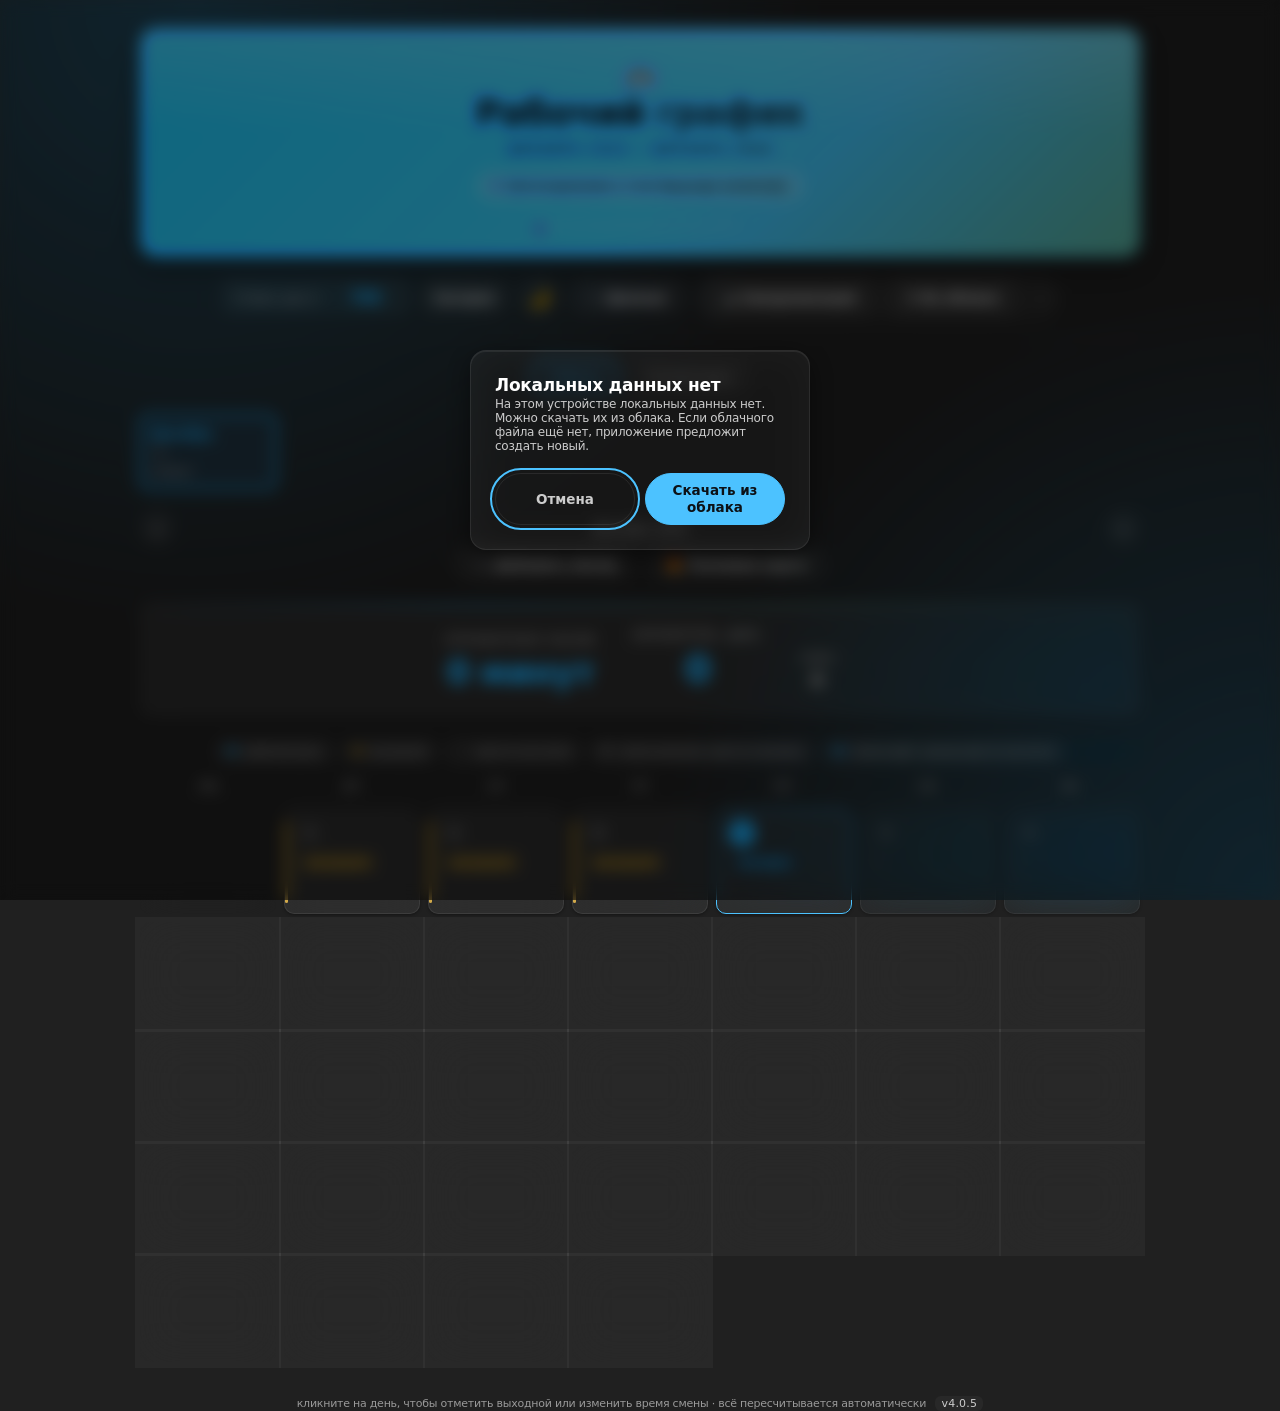
<file: index.html>
<!DOCTYPE html>
<html lang="ru">
<head>
<meta charset="UTF-8">
<meta name="viewport" content="width=device-width, initial-scale=1.0">
<title>Рабочий график</title>
<link rel="icon" type="image/svg+xml" href="data:image/svg+xml,%3Csvg%20xmlns%3D%22http%3A//www.w3.org/2000/svg%22%20viewBox%3D%220%200%2064%2064%22%3E%0A%3Cdefs%3E%0A%3ClinearGradient%20id%3D%22bg%22%20x1%3D%220%22%20y1%3D%220%22%20x2%3D%221%22%20y2%3D%221%22%3E%0A%3Cstop%20offset%3D%220%22%20stop-color%3D%22%232a2a2a%22/%3E%0A%3Cstop%20offset%3D%221%22%20stop-color%3D%22%231a1a1a%22/%3E%0A%3C/linearGradient%3E%0A%3C/defs%3E%0A%3Crect%20width%3D%2264%22%20height%3D%2264%22%20rx%3D%2214%22%20fill%3D%22url%28%23bg%29%22/%3E%0A%3Crect%20x%3D%229%22%20y%3D%2213%22%20width%3D%2230%22%20height%3D%2227%22%20rx%3D%225%22%20fill%3D%22%23ffffff%22/%3E%0A%3Crect%20x%3D%229%22%20y%3D%2213%22%20width%3D%2230%22%20height%3D%229%22%20rx%3D%225%22%20fill%3D%22%234cc2ff%22/%3E%0A%3Crect%20x%3D%229%22%20y%3D%2218%22%20width%3D%2230%22%20height%3D%224%22%20fill%3D%22%234cc2ff%22/%3E%0A%3Crect%20x%3D%2215%22%20y%3D%229%22%20width%3D%224%22%20height%3D%228%22%20rx%3D%222%22%20fill%3D%22%234cc2ff%22/%3E%0A%3Crect%20x%3D%2229%22%20y%3D%229%22%20width%3D%224%22%20height%3D%228%22%20rx%3D%222%22%20fill%3D%22%234cc2ff%22/%3E%0A%3Ccircle%20cx%3D%2215.5%22%20cy%3D%2229.5%22%20r%3D%222.4%22%20fill%3D%22%23c7d2d9%22/%3E%0A%3Ccircle%20cx%3D%2224%22%20cy%3D%2229.5%22%20r%3D%222.4%22%20fill%3D%22%23c7d2d9%22/%3E%0A%3Ccircle%20cx%3D%2215.5%22%20cy%3D%2236%22%20r%3D%222.4%22%20fill%3D%22%23c7d2d9%22/%3E%0A%3Ccircle%20cx%3D%2224%22%20cy%3D%2236%22%20r%3D%222.4%22%20fill%3D%22%23dfe7ea%22%20fill-opacity%3D%220.4%22/%3E%0A%3Ccircle%20cx%3D%2239%22%20cy%3D%2239%22%20r%3D%2216%22%20fill%3D%22%230f1a17%22/%3E%0A%3Ccircle%20cx%3D%2239%22%20cy%3D%2239%22%20r%3D%2213%22%20fill%3D%22%236fa89a%22/%3E%0A%3Cpath%20d%3D%22M39%2030.5v9l6.5%204.2%22%20stroke%3D%22%230f1a17%22%20stroke-width%3D%223.2%22%20stroke-linecap%3D%22round%22%20stroke-linejoin%3D%22round%22%20fill%3D%22none%22/%3E%0A%3Ccircle%20cx%3D%2239%22%20cy%3D%2239%22%20r%3D%221.8%22%20fill%3D%22%230f1a17%22/%3E%0A%3C/svg%3E">
<!-- ВЕРСИЯ ПРИЛОЖЕНИЯ: 4.0.5
     При каждом обновлении файлов на хостинге меняйте это число во всех
     ?v=... в этом файле И в js/config/app-version.js (проще всего запустить
     bump-version.ps1 — он сделает это сам). Без смены версии мобильный
     браузер может ещё долго показывать старую закешированную версию. -->
<link rel="manifest" href="manifest.json?v=4.0.5">
<meta name="theme-color" content="#202020">
<link rel="icon" type="image/png" sizes="192x192" href="icons/icon-192.png">
<link rel="icon" type="image/png" sizes="512x512" href="icons/icon-512.png">
<link rel="apple-touch-icon" href="icons/apple-touch-icon.png">
<meta name="mobile-web-app-capable" content="yes">
<meta name="apple-mobile-web-app-capable" content="yes">
<meta name="apple-mobile-web-app-status-bar-style" content="black-translucent">
<meta name="apple-mobile-web-app-title" content="График">
<link rel="stylesheet" href="css/00-tokens-and-reset.css?v=4.0.5">
<link rel="stylesheet" href="css/01-header.css?v=4.0.5">
<link rel="stylesheet" href="css/02-month-strip.css?v=4.0.5">
<link rel="stylesheet" href="css/03-display-panel.css?v=4.0.5">
<link rel="stylesheet" href="css/05-calendar-grid.css?v=4.0.5">
<link rel="stylesheet" href="css/06-modal-and-controls.css?v=4.0.5">
<link rel="stylesheet" href="css/07-day-photo.css?v=4.0.5">
<link rel="stylesheet" href="css/08-responsive-early.css?v=4.0.5">
<link rel="stylesheet" href="css/09-today-state-and-focus.css?v=4.0.5">
<link rel="stylesheet" href="css/10-compare-cards.css?v=4.0.5">
<link rel="stylesheet" href="css/11-native-press-effect.css?v=4.0.5">
<link rel="stylesheet" href="css/12-focus-ring-and-action-menu.css?v=4.0.5">
<link rel="stylesheet" href="css/13-today-button-and-month-nav.css?v=4.0.5">
<link rel="stylesheet" href="css/14-quick-actions-and-sync-status.css?v=4.0.5">
<link rel="stylesheet" href="css/15-responsive-late.css?v=4.0.5">
<link rel="stylesheet" href="css/16-reduced-motion.css?v=4.0.5">
<link rel="stylesheet" href="css/17-print-a4.css?v=4.0.5">
</head>
<body>
<div class="wrap">
  <div class="title-card">
    <div class="title-card-icon" aria-hidden="true">🚌</div>
    <h1>Рабочий <span>график</span></h1>
    <div class="eyebrow" id="headerSub">—</div>
    <div class="autosave-badge"><span class="autosave-dot"></span>Автосохранение в этом браузере включено</div>
    <div class="route-line" aria-hidden="true"><span class="route-marker"></span></div>
  </div>

  <div class="header">
    <div class="header-right">
      <div class="header-actions">
        <div class="rate-box" title="Ставка применяется к новым и изменённым дням. Импортированные старые значения сохраняются.">
          <label for="rateInput">Ставка, дин./ч</label>
          <input type="number" id="rateInput" value="700" min="0" step="1" aria-label="Ставка в динарах за час">
        </div>

        <button class="today-btn" id="todayBtn" title="Перейти к текущему месяцу">Сегодня</button>
        <button class="theme-toggle" id="themeToggle" title="Переключить тему" aria-label="Переключить тему">🌙</button>

        <div class="action-group">
          <button class="save-btn" id="dataMenuBtn" aria-haspopup="menu" aria-expanded="false">⋯ Данные</button>
          <div class="action-menu" id="dataMenu" role="menu">
            <button id="loadFileBtn" role="menuitem">📂 Загрузить JSON</button>
            <button id="saveFileBtn" role="menuitem">💾 Сохранить JSON</button>
            <button id="exportCsvBtn" role="menuitem">📄 Экспорт CSV</button>
            <div class="menu-sep"></div>
            <button id="printBtn" role="menuitem">🖨️ Печатный табель</button>
            <button id="backupBtn" role="menuitem">🛡️ Быстрый бэкап</button>
            <button id="restoreBackupBtn" role="menuitem">🕐 Восстановить бэкап</button>
            <div class="menu-sep"></div>
            <button id="clearDataBtn" role="menuitem">🗑️ Очистить данные</button>
          </div>
        </div>

        <div class="sync-group">
          <button class="save-btn" id="cloudSyncBtn" title="Синхронизировать с Google Диском" aria-label="Синхронизировать с Google Диском">☁️ Синхронизация</button>
          <button class="save-btn" id="cloudRestoreBtn" title="Загрузить данные из облака (восстановление)" aria-label="Загрузить данные из облака">⬇️ Из облака</button>
          <button class="save-btn" id="cloudDisconnectBtn" title="Отключить синхронизацию" aria-label="Отключить синхронизацию" style="display:none;padding:0 10px;">✕</button>
          <span class="sync-status" id="cloudSyncStatus" aria-live="polite"></span>
        </div>
      </div>
    </div>
  </div>

  <input type="file" id="loadFileInput" accept="application/json" style="display:none" aria-hidden="true">

  <div class="tabs" role="tablist">
    <button class="tab-btn active" id="tabBtnTable" role="tab" aria-selected="true">Табель</button>
    <button class="tab-btn" id="tabBtnStats" role="tab" aria-selected="false">Статистика</button>
  </div>

  <div class="tab-panel active" id="tabTable">
    <details class="past-months" id="pastMonthsDetails">
      <summary id="pastMonthsSummary">Прошедшие месяцы</summary>
      <div class="months" id="monthsPast"></div>
    </details>
    <div class="months" id="months"></div>
    <div class="month-nav" aria-label="Навигация по месяцам">
      <button class="nav-btn" id="prevMonthBtn" title="Предыдущий месяц" aria-label="Предыдущий месяц">‹</button>
      <div class="nav-label" id="monthNavLabel">—</div>
      <button class="nav-btn" id="nextMonthBtn" title="Следующий месяц" aria-label="Следующий месяц">›</button>
    </div>
    <div class="quick-actions">
      <button class="save-btn" id="addMonthBtn" title="Добавить новый месяц в график">➕ Добавить месяц</button>
      <button class="save-btn" id="heatmapToggleBtn" title="Подсветить дни календаря по заработку" aria-label="Переключить тепловую карту заработка" aria-pressed="false">🔥 Тепловая карта</button>
    </div>

    <div class="display-panel">
      <div class="led-block main">
        <div class="led-label">Отработано часов</div>
        <div class="led-value duration" id="totalHours">—</div>
      </div>
      <div class="led-block main">
        <div class="led-label">Заработок, дин.</div>
        <div class="led-value" id="totalSum">—</div>
      </div>
      <div class="led-block minor">
        <div class="led-label">Смен</div>
        <div class="led-value small" id="shiftCount">—</div>
      </div>
    </div>

    <div class="cal-legend">
      <span class="lg-item"><span class="lg-dot workday"></span>рабочий день</span>
      <span class="lg-item"><span class="lg-dot weekend"></span>выходной</span>
      <span class="lg-item"><span class="lg-dot future"></span>ещё не наступил</span>
      <span class="lg-item"><span class="lg-dot notstarted"></span>смена внесена, ещё не началась</span>
      <span class="lg-item"><span class="lg-dot pending"></span>смена идёт, доход ещё не засчитан</span>
    </div>
    <div class="cal-head">
      <div>Пн</div><div>Вт</div><div>Ср</div><div>Чт</div><div>Пт</div><div>Сб</div><div>Вс</div>
    </div>
    <div class="cal-grid" id="calGrid" role="grid" aria-label="Календарь смен"></div>

    <footer>кликните на день, чтобы отметить выходной или изменить время смены · всё пересчитывается автоматически <span id="appVersionLabel" class="app-version"></span></footer>
  </div>

  <div class="tab-panel" id="tabStats">
    <div class="stat-cards" id="statCards"></div>
    <div class="compare-cards" id="compareCards"></div>
    <div class="charts-grid" id="chartsGrid"></div>
  </div>
</div>

<div class="print-sheet" id="printSheet" aria-hidden="true"></div>

<div class="toast" id="toast" role="status" aria-live="polite">Готово</div>

<div class="modal-overlay" id="modalOverlay" data-cancel-btn="cancelBtn" data-confirm-btn="saveBtn">
  <div class="modal">
    <h3 id="modalTitle">18 июля 2026</h3>
    <div class="m-sub" id="modalSub">суббота</div>

    <div class="switch-row">
      <span>Рабочий день</span>
      <div class="switch" id="workSwitch" tabindex="0" role="switch" aria-label="Рабочий день"><div class="knob"></div></div>
    </div>

    <div class="day-photo-section">
      <div class="day-photo-label">📷 Фото графика смен на этот день (все машины и водители)</div>
      <div class="day-photo-controls">
        <input type="file" id="dayPhotoInput" accept="image/*" style="display:none">
        <button type="button" class="btn btn-ghost btn-sm" id="dayPhotoAddBtn">Добавить фото</button>
        <button type="button" class="btn btn-ghost btn-sm" id="dayPhotoRemoveBtn" style="display:none">✕ Убрать фото</button>
      </div>
      <img id="dayPhotoPreview" class="day-photo-preview" style="display:none" alt="Фото графика смен на этот день" tabindex="0" role="button" aria-label="Открыть фото графика крупнее">
      <div class="day-photo-hint" id="dayPhotoHint" style="display:none">Фото сохраняется вместе с остальными данными: в локальном хранилище, в бэкапах, в экспорте JSON и при синхронизации с Google Диском.</div>
    </div>

    <div class="recent-times" id="recentTimes"></div>

    <div id="timeFields">
      <div class="time-row">
        <div class="time-field">
          <label>Начало</label>
          <input type="time" id="startInput">
        </div>
        <div class="time-field">
          <label>Конец</label>
          <input type="time" id="endInput">
        </div>
      </div>
      <div class="day-photo-hint" id="garageMinHint">Довоз до гаража после последней остановки (20 мин) включается в каждую смену автоматически, по полной ставке</div>
      <div class="time-row">
        <div class="time-field">
          <label for="busInput">Номер автобуса</label>
          <input type="text" id="busInput" placeholder="напр. 17" inputmode="text" autocomplete="off">
        </div>
        <div class="time-field">
          <label for="routeInput">Номер маршрута</label>
          <input type="text" id="routeInput" placeholder="напр. А17" inputmode="text" autocomplete="off">
        </div>
      </div>
      <div class="recent-times" id="recentBuses"></div>
      <div class="recent-times" id="recentRoutes"></div>
      <div class="calc-preview" id="calcPreview">—</div>
    </div>

    <div class="modal-actions">
      <button class="btn btn-ghost" id="cancelBtn">Отмена</button>
      <button class="btn btn-primary" id="saveBtn">Сохранить</button>
    </div>
  </div>
</div>

<div class="modal-overlay" id="photoLightboxOverlay" data-cancel-btn="photoLightboxCloseBtn" data-confirm-btn="photoLightboxCloseBtn">
  <div class="modal photo-lightbox-modal">
    <img id="photoLightboxImg" class="photo-lightbox-img" alt="Фото графика смен, крупный план">
    <div class="modal-actions">
      <button class="btn btn-primary" id="photoLightboxCloseBtn">Закрыть</button>
    </div>
  </div>
</div>

<div class="modal-overlay" id="addMonthOverlay" data-cancel-btn="addMonthCancelBtn" data-confirm-btn="addMonthConfirmBtn">
  <div class="modal">
    <h3>Добавить месяц</h3>
    <div class="m-sub">выберите месяц и год</div>
    <div class="time-row" style="margin-top:16px;">
      <div class="time-field" style="flex:1;">
        <label>Месяц и год</label>
        <input type="month" id="addMonthInput">
      </div>
    </div>
    <div class="modal-actions">
      <button class="btn btn-ghost" id="addMonthCancelBtn">Отмена</button>
      <button class="btn btn-primary" id="addMonthConfirmBtn">Добавить</button>
    </div>
  </div>
</div>

<div class="modal-overlay" id="confirmOverlay" data-cancel-btn="confirmCancelBtn" data-confirm-btn="confirmOkBtn">
  <div class="modal">
    <h3 id="confirmTitle">Подтверждение</h3>
    <div class="m-sub" id="confirmMessage">Вы уверены?</div>
    <div class="modal-actions">
      <button class="btn btn-ghost" id="confirmCancelBtn">Отмена</button>
      <button class="btn btn-primary" id="confirmOkBtn">Подтвердить</button>
    </div>
  </div>
</div>

<div class="modal-overlay" id="syncPassOverlay" data-cancel-btn="syncPassCancelBtn" data-confirm-btn="syncPassOkBtn">
  <div class="modal">
    <h3 id="syncPassTitle">Пароль шифрования</h3>
    <div class="m-sub" id="syncPassMessage">Данные на Google Диске хранятся зашифрованными. Введите пароль (в первый раз — придумайте его, дальше используйте всегда один и тот же).</div>
    <div class="time-row">
      <div class="time-field" style="flex:1;">
        <label for="syncPassInput">Пароль</label>
        <input type="password" id="syncPassInput" autocomplete="off" placeholder="••••••••">
      </div>
    </div>
    <div class="m-sub" style="margin-top:8px; opacity:.7;">⚠️ Если забудете пароль — данные с Диска будет не восстановить. Храните его отдельно (менеджер паролей, заметка).</div>
    <div class="modal-actions">
      <button class="btn btn-ghost" id="syncPassCancelBtn">Отмена</button>
      <button class="btn btn-primary" id="syncPassOkBtn">Продолжить</button>
    </div>
  </div>
</div>


<script src="js/utils/dollar-helper.js?v=4.0.5"></script>
<script src="js/utils/load-script-once.js?v=4.0.5"></script>
<script src="js/config/month-weekday-names.js?v=4.0.5"></script>
<script src="js/data/build-empty-month.js?v=4.0.5"></script>
<script src="js/data/validate-loaded-data.js?v=4.0.5"></script>
<script src="js/data/repair-months-structure.js?v=4.0.5"></script>
<script src="js/init/00-load-app-state.js?v=4.0.5"></script>
<script src="js/data/sanitize-order.js?v=4.0.5"></script>
<script src="js/init/01-app-state-variables.js?v=4.0.5"></script>
<script src="js/data/persist-local-only.js?v=4.0.5"></script>
<script src="js/data/persist.js?v=4.0.5"></script>
<script src="js/config/app-version.js?v=4.0.5"></script>
<script src="js/utils/escape-html.js?v=4.0.5"></script>
<script src="js/utils/fmt-num.js?v=4.0.5"></script>
<script src="js/utils/plural-ru.js?v=4.0.5"></script>
<script src="js/utils/minutes-to-hm.js?v=4.0.5"></script>
<script src="js/utils/time-to-min.js?v=4.0.5"></script>
<script src="js/shift/compute-minutes.js?v=4.0.5"></script>
<script src="js/utils/parse-date.js?v=4.0.5"></script>
<script src="js/shift/shift-end-date-time.js?v=4.0.5"></script>
<script src="js/shift/is-shift-pending.js?v=4.0.5"></script>
<script src="js/shift/is-shift-not-started.js?v=4.0.5"></script>
<script src="js/ui/led-anim-state.js?v=4.0.5"></script>
<script src="js/ui/animate-raw.js?v=4.0.5"></script>
<script src="js/ui/animate-number-led.js?v=4.0.5"></script>
<script src="js/ui/animate-minutes-led.js?v=4.0.5"></script>
<script src="js/shift/recompute-day.js?v=4.0.5"></script>
<script src="js/shift/recompute-month.js?v=4.0.5"></script>
<script src="js/shift/recompute-all.js?v=4.0.5"></script>
<script src="js/init/02-initial-recompute-call.js?v=4.0.5"></script>
<script src="js/data/sort-order-chronologically.js?v=4.0.5"></script>
<script src="js/init/03-initial-sort-call.js?v=4.0.5"></script>
<script src="js/utils/get-today-ym.js?v=4.0.5"></script>
<script src="js/utils/is-today-key.js?v=4.0.5"></script>
<script src="js/data/ensure-current-month-exists.js?v=4.0.5"></script>
<script src="js/ui/tabs-bindings.js?v=4.0.5"></script>
<script src="js/ui/switch-tab.js?v=4.0.5"></script>
<script src="js/ui/update-header-sub.js?v=4.0.5"></script>
<script src="js/heatmap/heatmap-toggle-bindings.js?v=4.0.5"></script>
<script src="js/utils/hex-to-rgb.js?v=4.0.5"></script>
<script src="js/utils/mix-rgb.js?v=4.0.5"></script>
<script src="js/heatmap/warm-heat-color.js?v=4.0.5"></script>
<script src="js/heatmap/apply-heatmap.js?v=4.0.5"></script>
<script src="js/utils/css-var.js?v=4.0.5"></script>
<script src="js/ui/apply-theme.js?v=4.0.5"></script>
<script src="js/ui/theme-and-rate-bindings.js?v=4.0.5"></script>
<script src="js/ui/month-button.js?v=4.0.5"></script>
<script src="js/ui/render-months-strip.js?v=4.0.5"></script>
<script src="js/calendar/render.js?v=4.0.5"></script>
<script src="js/day-modal/day-modal-elements.js?v=4.0.5"></script>
<script src="js/photo/day-photo-elements.js?v=4.0.5"></script>
<script src="js/photo/compress-image-file.js?v=4.0.5"></script>
<script src="js/photo/set-day-photo-preview.js?v=4.0.5"></script>
<script src="js/photo/day-photo-input-bindings.js?v=4.0.5"></script>
<script src="js/photo/open-photo-lightbox.js?v=4.0.5"></script>
<script src="js/photo/day-photo-lightbox-bindings.js?v=4.0.5"></script>
<script src="js/day-modal/open-modal.js?v=4.0.5"></script>
<script src="js/day-modal/get-frequent-shift-times.js?v=4.0.5"></script>
<script src="js/day-modal/render-recent-times.js?v=4.0.5"></script>
<script src="js/day-modal/get-frequent-bus-routes.js?v=4.0.5"></script>
<script src="js/day-modal/render-recent-bus-route.js?v=4.0.5"></script>
<script src="js/day-modal/close-modal.js?v=4.0.5"></script>
<script src="js/day-modal/update-preview.js?v=4.0.5"></script>
<script src="js/day-modal/day-modal-basic-bindings.js?v=4.0.5"></script>
<script src="js/ui/ensure-confetti-loaded.js?v=4.0.5"></script>
<script src="js/day-modal/save-day-handler.js?v=4.0.5"></script>
<script src="js/day-modal/add-month-open-bindings.js?v=4.0.5"></script>
<script src="js/modals/promise-modal.js?v=4.0.5"></script>
<script src="js/modals/confirm-modal.js?v=4.0.5"></script>
<script src="js/modals/sync-pass-modal.js?v=4.0.5"></script>
<script src="js/modals/global-modal-keyboard.js?v=4.0.5"></script>
<script src="js/data/make-month-key.js?v=4.0.5"></script>
<script src="js/day-modal/add-month-confirm-handler.js?v=4.0.5"></script>
<script src="js/ui/show-toast.js?v=4.0.5"></script>
<script src="js/data/save-json-file.js?v=4.0.5"></script>
<script src="js/data/save-file-button-binding.js?v=4.0.5"></script>
<script src="js/data/create-local-backup.js?v=4.0.5"></script>
<script src="js/data/apply-loaded-json.js?v=4.0.5"></script>
<script src="js/data/load-json-file.js?v=4.0.5"></script>
<script src="js/data/load-file-button-bindings.js?v=4.0.5"></script>
<script src="js/data/export-csv-handler.js?v=4.0.5"></script>
<script src="js/data/clear-data-handler.js?v=4.0.5"></script>
<script src="js/stats/iso-week-key.js?v=4.0.5"></script>
<script src="js/stats/compute-stats.js?v=4.0.5"></script>
<script src="js/stats/render-stat-cards.js?v=4.0.5"></script>
<script src="js/stats/compute-month-comparisons.js?v=4.0.5"></script>
<script src="js/stats/render-compare-cards.js?v=4.0.5"></script>
<script src="js/charts/destroy-charts.js?v=4.0.5"></script>
<script src="js/charts/chart-colors.js?v=4.0.5"></script>
<script src="js/charts/base-options.js?v=4.0.5"></script>
<script src="js/charts/money-label.js?v=4.0.5"></script>
<script src="js/charts/hours-label.js?v=4.0.5"></script>
<script src="js/charts/build-charts.js?v=4.0.5"></script>
<script src="js/charts/ensure-chart-libs-loaded.js?v=4.0.5"></script>
<script src="js/stats/build-stats.js?v=4.0.5"></script>
<script src="js/cloud/00-cloud-state.js?v=4.0.5"></script>
<script src="js/cloud/last-sync-time.js?v=4.0.5"></script>
<script src="js/cloud/set-cloud-status.js?v=4.0.5"></script>
<script src="js/cloud/describe-cloud-error.js?v=4.0.5"></script>
<script src="js/cloud/b64-encode.js?v=4.0.5"></script>
<script src="js/cloud/b64-decode.js?v=4.0.5"></script>
<script src="js/cloud/derive-key.js?v=4.0.5"></script>
<script src="js/cloud/encrypt-for-cloud.js?v=4.0.5"></script>
<script src="js/cloud/decrypt-from-cloud.js?v=4.0.5"></script>
<script src="js/cloud/ensure-token-client.js?v=4.0.5"></script>
<script src="js/cloud/ensure-gis-loaded.js?v=4.0.5"></script>
<script src="js/cloud/request-cloud-token.js?v=4.0.5"></script>
<script src="js/cloud/drive-api-error.js?v=4.0.5"></script>
<script src="js/cloud/drive-find-file.js?v=4.0.5"></script>
<script src="js/cloud/drive-create-file.js?v=4.0.5"></script>
<script src="js/cloud/drive-update-file.js?v=4.0.5"></script>
<script src="js/cloud/drive-download-file.js?v=4.0.5"></script>
<script src="js/cloud/day-fingerprints.js?v=4.0.5"></script>
<script src="js/cloud/pull-from-cloud.js?v=4.0.5"></script>
<script src="js/cloud/push-to-cloud.js?v=4.0.5"></script>
<script src="js/cloud/is-cloud-sync-active.js?v=4.0.5"></script>
<script src="js/cloud/run-full-sync.js?v=4.0.5"></script>
<script src="js/cloud/connect-cloud-sync.js?v=4.0.5"></script>
<script src="js/cloud/disconnect-cloud-sync.js?v=4.0.5"></script>
<script src="js/cloud/cloud-buttons-bindings.js?v=4.0.5"></script>
<script src="js/cloud/restore-from-cloud.js?v=4.0.5"></script>
<script src="js/cloud/try-resume-cloud-sync.js?v=4.0.5"></script>
<script src="js/cloud/initial-local-state.js?v=4.0.5"></script>
<script src="js/modals/sync-conflict-modal.js?v=4.0.5"></script>
<script src="js/init/bootstrap.js?v=4.0.5"></script>
<script src="js/shift/pending-shift-watcher.js?v=4.0.5"></script>
<script src="js/ui/data-menu-bindings.js?v=4.0.5"></script>
<script src="js/ui/today-button-binding.js?v=4.0.5"></script>
<script src="js/ui/move-month.js?v=4.0.5"></script>
<script src="js/ui/render-wrap-month-label.js?v=4.0.5"></script>
<script src="js/ui/keyboard-month-nav.js?v=4.0.5"></script>
<script src="js/calendar/swipe-navigation.js?v=4.0.5"></script>
<script src="js/print/print-month-handler.js?v=4.0.5"></script>
<script src="js/data/backup-button-binding.js?v=4.0.5"></script>
<script src="js/data/restore-backup-button-binding.js?v=4.0.5"></script>
<script src="js/ui/backup-title-indicator.js?v=4.0.5"></script>
<script src="js/ui/initial-month-nav-label.js?v=4.0.5"></script>
<script src="js/init/register-service-worker.js?v=4.0.5"></script>
</body>
</html>
</file>
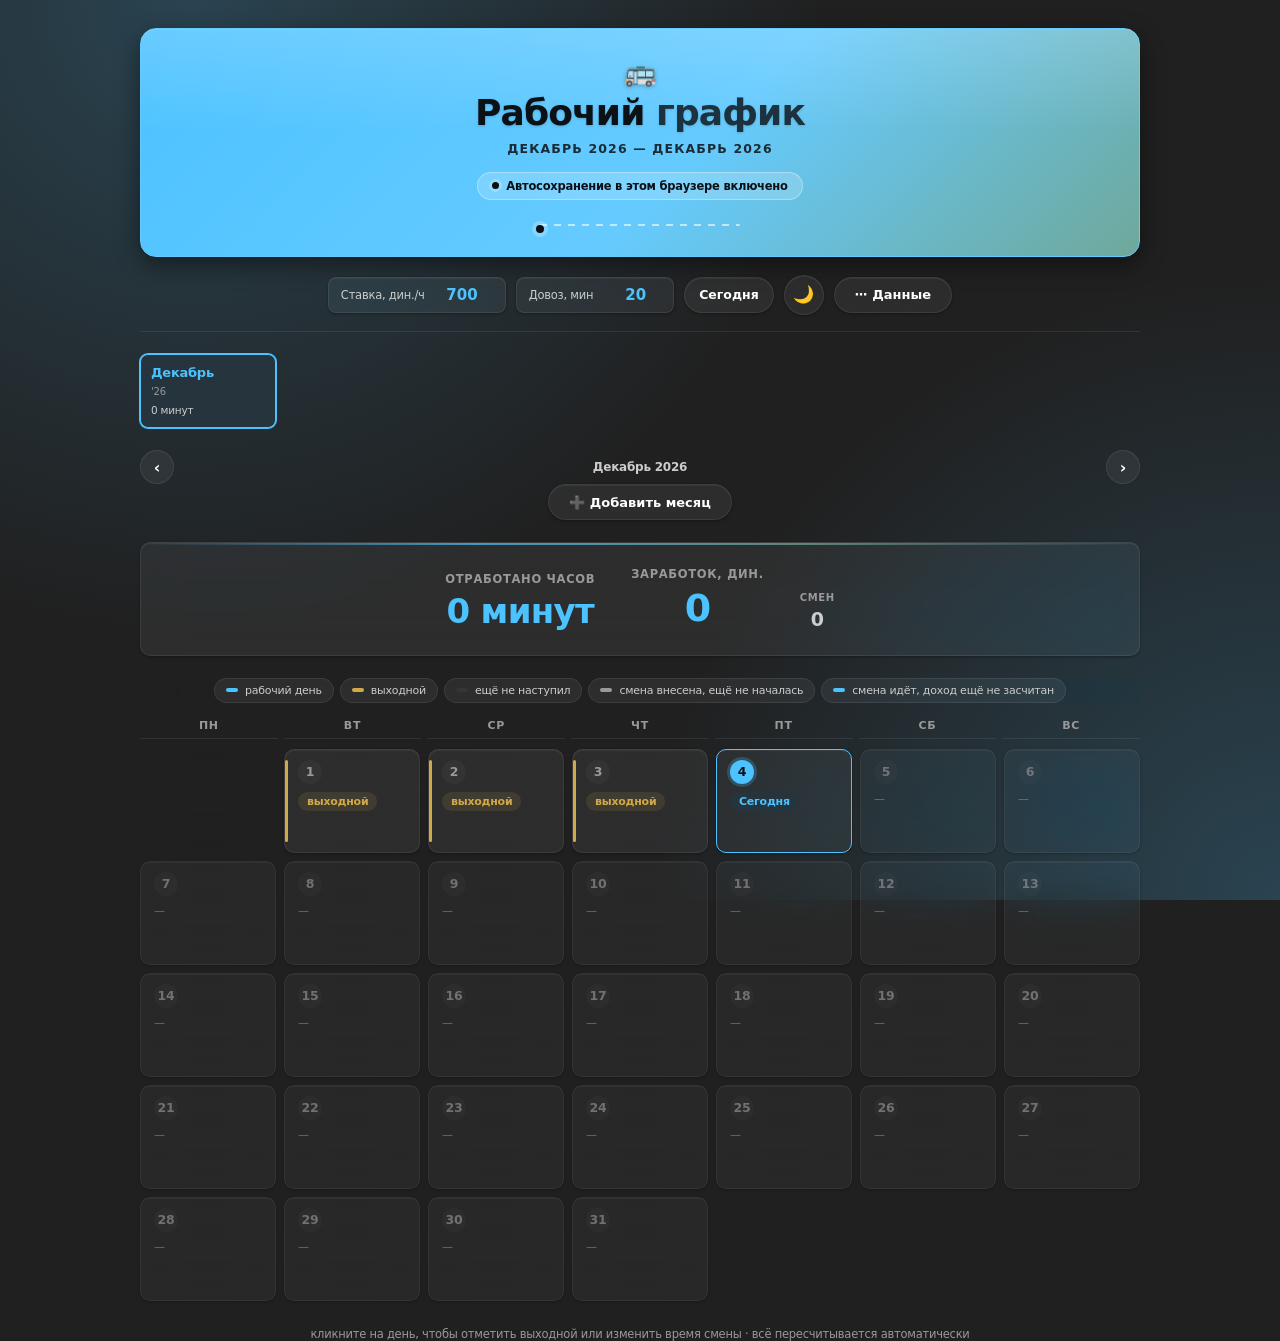
<file: график.html>
<!DOCTYPE html>
<html lang="ru">
<head>
<meta charset="UTF-8">
<meta name="viewport" content="width=device-width, initial-scale=1.0">
<title>Рабочий график</title>
<link rel="icon" type="image/svg+xml" href="data:image/svg+xml,%3Csvg%20xmlns%3D%22http%3A//www.w3.org/2000/svg%22%20viewBox%3D%220%200%2064%2064%22%3E%3Crect%20width%3D%2264%22%20height%3D%2264%22%20rx%3D%2214%22%20fill%3D%22%231a1a1a%22/%3E%3Crect%20x%3D%229%22%20y%3D%2213%22%20width%3D%2230%22%20height%3D%2227%22%20rx%3D%225%22%20fill%3D%22%23ffffff%22/%3E%3Crect%20x%3D%229%22%20y%3D%2213%22%20width%3D%2230%22%20height%3D%229%22%20rx%3D%225%22%20fill%3D%22%234cc2ff%22/%3E%3Ccircle%20cx%3D%2239%22%20cy%3D%2239%22%20r%3D%2216%22%20fill%3D%22%230f1a17%22/%3E%3Ccircle%20cx%3D%2239%22%20cy%3D%2239%22%20r%3D%2213%22%20fill%3D%22%236fa89a%22/%3E%3C/svg%3E">
<style>
:root{
  --font-ui:"Segoe UI Variable","Segoe UI",system-ui,-apple-system,BlinkMacSystemFont,sans-serif;
  --radius-xs:4px; --radius-sm:6px; --radius-md:8px; --radius-lg:10px; --radius-pill:9999px;
}
html[data-theme="dark"]{
  --bg:#202020; --surface:rgba(255,255,255,0.06); --surface-2:rgba(255,255,255,0.035);
  --border:rgba(255,255,255,0.08);
  --accent:#4cc2ff; --accent-hover:#65cbff; --accent-dim:#26343d; --accent-glow:rgba(76,194,255,0.22); --accent-text:#0c1116;
  --teal:#6fa89a; --teal-dim:rgba(111,168,154,0.14);
  --text:#ffffff; --text-dim:#cccccc; --text-faint:#999999;
  --shadow:0 1px 3px rgba(0,0,0,0.35), inset 0 1px 0 rgba(255,255,255,0.06);
  --shadow-2:0 1px 3px rgba(0,0,0,0.35), inset 0 1px 0 rgba(255,255,255,0.06);
  --shadow-8:0 8px 24px rgba(0,0,0,0.45), inset 0 1px 0 rgba(255,255,255,0.07);
  --overlay:rgba(0,0,0,0.5);
  --workday:#4cc2ff;
  --off-day:#d1a94a; --off-day-dim:rgba(209,169,74,0.12);
  --negative:#e0685f; --negative-dim:rgba(224,104,95,0.14);
}
html[data-theme="light"]{
  --bg:#f3f3f3; --surface:rgba(255,255,255,0.85); --surface-2:#f9f9f9;
  --border:rgba(0,0,0,0.08);
  --accent:#0067c0; --accent-hover:#005a9e; --accent-dim:#e6f1fb; --accent-glow:rgba(0,103,192,0.14); --accent-text:#ffffff;
  --teal:#4f8a7c; --teal-dim:rgba(79,138,124,0.12);
  --text:#1b1b1b; --text-dim:#4d4d4d; --text-faint:#8a8a8a;
  --shadow:0 1px 3px rgba(0,0,0,0.1), inset 0 1px 0 rgba(255,255,255,0.6);
  --shadow-2:0 1px 3px rgba(0,0,0,0.1), inset 0 1px 0 rgba(255,255,255,0.6);
  --shadow-8:0 10px 28px rgba(0,0,0,0.14), inset 0 1px 0 rgba(255,255,255,0.7);
  --overlay:rgba(0,0,0,0.25);
  --workday:#0067c0;
  --off-day:#a17d1f; --off-day-dim:rgba(161,125,31,0.12);
  --negative:#c2423a; --negative-dim:rgba(194,66,58,0.12);
}
*{box-sizing:border-box; margin:0; padding:0;}
.rate-box,.theme-toggle,.save-btn,.display-panel,.month-btn,.day,.toast,.modal,.switch,.cal-legend,
input[type="time"],input[type="month"]{backdrop-filter:blur(20px) saturate(180%); -webkit-backdrop-filter:blur(20px) saturate(180%);}
html,body{height:100%;}
body{
  background:var(--bg);
  background-image:radial-gradient(circle at 15% 0%, var(--accent-glow), transparent 45%),
                    radial-gradient(circle at 100% 100%, var(--accent-glow), transparent 40%);
  background-attachment:fixed;
  color:var(--text); font-family:var(--font-ui); letter-spacing:-0.015em;
  min-height:100vh; padding:28px 20px 60px; transition:background .2s ease,color .2s ease;
  position:relative; overflow-x:hidden;
}
.wrap{max-width:1000px; margin:0 auto; position:relative; z-index:1; animation:pageIn .5s cubic-bezier(.2,.8,.3,1);}
@keyframes pageIn{from{opacity:0; transform:translateY(14px);} to{opacity:1; transform:translateY(0);}}

/* ---------- ЗАГОЛОВОК ---------- */
.title-card{
  display:flex; flex-direction:column; align-items:center; text-align:center; gap:6px;
  padding:30px 24px 24px; margin-bottom:18px;
  background:linear-gradient(135deg, var(--accent) 0%, var(--accent-hover) 55%, var(--teal) 100%);
  border:1px solid var(--accent-hover); border-radius:16px; box-shadow:var(--shadow-8);
  position:relative; overflow:hidden;
}
.title-card::before{content:""; position:absolute; inset:0; background:linear-gradient(180deg, rgba(255,255,255,.16), transparent 45%); pointer-events:none;}
.title-card-icon{font-size:26px; line-height:1; margin-bottom:2px; filter:drop-shadow(0 1px 2px rgba(0,0,0,.25)); position:relative;}
.title-card h1{font-size:clamp(26px,4vw,36px); font-weight:700; letter-spacing:-0.025em; color:var(--accent-text); line-height:1.1; position:relative; text-shadow:0 1px 3px rgba(0,0,0,.18);}
.title-card h1 span{color:var(--accent-text); font-weight:700; opacity:.82;}
.title-card .eyebrow{font-size:12.5px; font-weight:600; letter-spacing:0.09em; text-transform:uppercase; color:var(--accent-text); opacity:.85; margin-top:2px; position:relative;}
.autosave-badge{display:inline-flex; align-items:center; gap:7px; margin-top:10px; padding:6px 14px; border-radius:var(--radius-pill);
  background:rgba(255,255,255,.18); border:1px solid rgba(255,255,255,.32); font-size:11.5px; font-weight:600; color:var(--accent-text); position:relative;}
.autosave-dot{width:7px; height:7px; border-radius:50%; background:var(--accent-text); box-shadow:0 0 0 3px rgba(255,255,255,.22); flex:0 0 auto;}
.route-line{position:relative; width:100%; max-width:200px; height:14px; margin-top:12px;}
.route-line::before{content:""; position:absolute; top:50%; left:0; right:0; height:2px; transform:translateY(-50%); border-radius:var(--radius-pill);
  background-image:repeating-linear-gradient(90deg, rgba(255,255,255,.6) 0 7px, transparent 7px 14px);}
.route-marker{position:absolute; top:50%; left:0; width:8px; height:8px; margin-left:-4px; border-radius:50%; background:var(--accent-text);
  box-shadow:0 0 0 4px rgba(255,255,255,.22); animation:routeMove 4.2s ease-in-out infinite;}
@keyframes routeMove{0%,100%{left:0%;} 50%{left:100%;}}

/* ---------- ПАНЕЛЬ ДЕЙСТВИЙ ---------- */
.header{display:flex; justify-content:center; margin-bottom:22px; padding-bottom:16px; border-bottom:1px solid var(--border);}
.header-actions{display:flex; align-items:center; flex-wrap:wrap; justify-content:center; gap:10px;}
.rate-box{display:flex; align-items:center; gap:8px; background:var(--surface); border:1px solid var(--border); border-radius:var(--radius-md);
  padding:8px 12px; box-shadow:var(--shadow-2);}
.rate-box label{font-size:11.5px; color:var(--text-dim); white-space:nowrap; font-weight:400;}
.rate-box input{width:60px; border:none; background:transparent; color:var(--accent); font-family:var(--font-ui); font-size:15px; font-weight:600; outline:none; text-align:right;}
.theme-toggle{width:40px; height:40px; border-radius:50%; border:1px solid var(--border); background:var(--surface); cursor:pointer;
  display:flex; align-items:center; justify-content:center; font-size:17px; box-shadow:var(--shadow-2);
  transition:background .12s ease, box-shadow .15s ease, transform .12s ease;}
.theme-toggle:hover{background:var(--accent-dim); box-shadow:0 0 0 1px var(--accent), var(--shadow-8); transform:translateY(-1px);}
.save-btn{height:36px; padding:0 20px; border-radius:var(--radius-pill); border:1px solid var(--border); background:var(--surface); color:var(--text);
  font-family:var(--font-ui); font-size:13px; font-weight:600; cursor:pointer; box-shadow:var(--shadow-2);
  transition:background .12s ease, box-shadow .15s ease, border-color .12s ease, transform .12s ease; white-space:nowrap;}
.save-btn:hover{background:var(--accent-dim); border-color:var(--accent); box-shadow:var(--shadow-8); transform:translateY(-1px);}
.save-btn:active,.theme-toggle:active{background:var(--accent-dim); box-shadow:0 0 0 1px var(--accent);}
.today-btn{height:36px; padding:0 14px; border-radius:var(--radius-pill); border:1px solid var(--border); background:var(--surface); color:var(--text);
  font:600 12.5px var(--font-ui); cursor:pointer; box-shadow:var(--shadow);}
.today-btn:hover{background:var(--accent-dim); border-color:var(--accent);}
.action-group{position:relative; display:inline-flex;}
.action-menu{position:absolute; top:calc(100% + 8px); right:0; z-index:80; min-width:200px; padding:7px; background:var(--surface);
  border:1px solid var(--border); border-radius:var(--radius-lg); box-shadow:0 12px 36px rgba(0,0,0,.25);
  backdrop-filter:blur(24px) saturate(180%); -webkit-backdrop-filter:blur(24px) saturate(180%); display:none;}
.action-menu.show{display:grid; animation:menuIn .12s ease;}
@keyframes menuIn{from{opacity:0; transform:translateY(-4px) scale(.98);} to{opacity:1; transform:none;}}
.action-menu button{width:100%; border:0; background:transparent; color:var(--text); border-radius:var(--radius-sm); padding:9px 10px;
  text-align:left; font:600 12.5px var(--font-ui); cursor:pointer;}
.action-menu button:hover{background:var(--accent-dim); color:var(--accent);}
.action-menu .menu-sep{height:1px; background:var(--border); margin:5px 2px;}
.toast{position:fixed; bottom:24px; left:50%; transform:translateX(-50%) translateY(20px); background:var(--surface); border:1px solid var(--accent);
  color:var(--text); padding:12px 20px; border-radius:var(--radius-lg); font-size:13px; box-shadow:var(--shadow-8); opacity:0; pointer-events:none;
  transition:opacity .2s ease, transform .2s ease; z-index:200; min-width:180px; text-align:center;}
.toast.show{opacity:1; transform:translateX(-50%) translateY(0);}

/* ---------- ЛЕНТА МЕСЯЦЕВ ---------- */
.months{display:grid; grid-template-columns:repeat(7,1fr); gap:8px; margin-bottom:22px;}
.month-btn{background:var(--surface); border:1px solid var(--border); border-radius:var(--radius-md); padding:10px 10px; cursor:pointer;
  text-align:left; transition:border-color .12s ease, background .12s ease, box-shadow .15s ease, transform .12s ease; box-shadow:var(--shadow-2);}
.month-btn:hover{border-color:var(--accent); background:var(--accent-dim); box-shadow:var(--shadow-8); transform:translateY(-1px);}
.month-btn.active{background:var(--accent-dim); border-color:var(--accent); box-shadow:0 0 0 1px var(--accent);}
.month-btn .m-name{font-size:13px; font-weight:600; color:var(--text); display:block;}
.month-btn.active .m-name{color:var(--accent);}
.month-btn .m-year{font-size:10px; color:var(--text-faint);}
.month-btn .m-hours{font-size:10.5px; color:var(--text-dim); margin-top:5px; display:block; line-height:1.3;}
.month-nav{display:flex; justify-content:center; align-items:center; gap:6px; margin-bottom:10px;}
.month-nav .nav-btn{width:34px; height:34px; border:1px solid var(--border); border-radius:50%; background:var(--surface); color:var(--text);
  cursor:pointer; font:600 16px var(--font-ui);}
.month-nav .nav-btn:hover{background:var(--accent-dim); border-color:var(--accent);}
.month-nav .nav-label{flex:1; text-align:center; color:var(--text-dim); font-size:12px; font-weight:600;}
.quick-actions{display:flex; align-items:center; justify-content:center; gap:8px; flex-wrap:wrap; margin:-10px 0 22px;}

/* ---------- ПАНЕЛЬ ИТОГОВ ---------- */
.display-panel{background:var(--surface); border:1px solid var(--border); border-radius:var(--radius-lg); padding:24px 26px; margin-bottom:22px;
  display:flex; justify-content:center; align-items:flex-end; flex-wrap:wrap; gap:36px; box-shadow:var(--shadow); position:relative; overflow:hidden; text-align:center;}
.display-panel::before{content:''; position:absolute; top:0; left:0; right:0; height:2px;
  background:linear-gradient(90deg, transparent, var(--accent), var(--teal), transparent); opacity:0.7;}
.led-block{text-align:center;}
.led-label{font-size:10.5px; text-transform:uppercase; letter-spacing:0.06em; color:var(--text-faint); margin-bottom:6px; font-weight:600;}
.led-value{font-size:34px; font-weight:600; letter-spacing:-0.02em; color:var(--accent); line-height:1.15;}
.led-block.main .led-value{font-size:38px; font-weight:700;}
.led-block.main .led-label{font-size:11.5px;}
.led-block.minor .led-value{font-size:19px; color:var(--text-dim); font-weight:600;}
.led-block.minor .led-label{font-size:10px;}
.led-value.duration{font-size:23px; white-space:nowrap;}
.led-block.main .led-value.duration{font-size:34px;}

/* ---------- КАЛЕНДАРЬ ---------- */
.cal-legend{display:flex; justify-content:center; flex-wrap:wrap; gap:6px; margin:2px 0 16px;}
.cal-legend .lg-item{display:flex; align-items:center; gap:7px; font-size:11px; color:var(--text-dim); background:var(--surface);
  border:1px solid var(--border); padding:5px 11px; border-radius:var(--radius-pill);}
.cal-legend .lg-dot{width:12px; height:4px; border-radius:var(--radius-pill); display:inline-block; background:var(--border);}
.cal-legend .lg-dot.workday{background:var(--workday);}
.cal-legend .lg-dot.weekend{background:var(--off-day);}
.cal-legend .lg-dot.future{background:var(--border); opacity:.5;}
.cal-legend .lg-dot.notstarted{background:var(--text-faint);}
.cal-legend .lg-dot.pending{background:var(--accent);}
.cal-head{display:grid; grid-template-columns:repeat(7,1fr); gap:6px; margin-bottom:10px;}
.cal-head div{text-align:center; font-size:11px; text-transform:uppercase; letter-spacing:0.07em; color:var(--text-faint); font-weight:600; padding-bottom:6px; border-bottom:1px solid var(--border);}
.cal-grid{display:grid; grid-template-columns:repeat(7,1fr); gap:8px;}
.day{background:var(--surface); border:1px solid var(--border); border-radius:var(--radius-lg); min-height:104px; min-width:0;
  padding:10px 10px 10px 13px; position:relative; cursor:pointer; box-shadow:var(--shadow-2);
  transition:background .12s ease, border-color .12s ease, box-shadow .18s ease, transform .12s ease; animation:dayIn .28s ease backwards; overflow:hidden;}
@keyframes dayIn{from{opacity:0; transform:translateY(4px);} to{opacity:1; transform:translateY(0);}}
.day::before{content:""; position:absolute; left:0; top:10px; bottom:10px; width:3px; border-radius:var(--radius-pill); background:transparent; transition:background .12s ease;}
.day:hover{background:var(--surface-2); border-color:var(--text-faint); box-shadow:var(--shadow-8); transform:translateY(-2px); z-index:2;}
.day.empty{background:transparent; border:none; box-shadow:none; cursor:default;}
.day.empty::before{display:none;}
.day.empty:hover{background:transparent; border-color:transparent; box-shadow:none; transform:none;}
.day.worked::before{background:var(--workday);}
.day.worked .d-num{color:var(--text);}
.day.off::before{background:var(--off-day);}
.day.off .d-num{color:var(--text-faint);}
.day.off .d-off{color:var(--off-day); background:var(--off-day-dim); padding:3px 9px; border-radius:var(--radius-pill); font-weight:600;}
.day.future{opacity:.68;}
.day.future .d-num{color:var(--text-faint);}
.day.future .d-off{color:var(--text-faint); font-weight:400; background:transparent; padding:0;}
.day.pending-today .d-off{color:var(--accent); background:var(--accent-dim); padding:3px 9px; border-radius:var(--radius-pill); font-weight:600;}
.day .d-head{display:flex; align-items:center; justify-content:space-between; gap:8px; margin-bottom:8px;}
.day .d-num{font-size:12.5px; color:var(--text-dim); font-weight:600; flex:0 0 auto; width:24px; height:24px; display:flex; align-items:center; justify-content:center;
  border-radius:50%; background:var(--surface-2); transition:background .12s ease, color .12s ease;}
.day.today .d-num{background:var(--accent); color:var(--accent-text); font-weight:700; box-shadow:0 0 0 3px var(--accent-glow);}
.day.today{border-color:var(--accent);}
.day .d-body{display:flex; flex-direction:column; align-items:flex-start; text-align:left;}
.day .d-head .d-sum{font-size:16px; font-weight:700; color:var(--teal); letter-spacing:-.01em; line-height:1;}
.day .d-head .d-sum.d-sum-pending{font-size:12px; font-weight:600; color:var(--accent);}
.day .d-head .d-sum.d-sum-notstarted{font-size:12px; font-weight:600; color:var(--text-dim);}
.day .d-time{font-size:13px; color:var(--text); font-weight:600; line-height:1.3; white-space:nowrap;}
.day .d-dur{font-size:13px; color:var(--text-dim); font-weight:600; line-height:1.3; margin-top:1px;}
.day .d-divider{width:100%; height:1px; background:var(--border); margin:8px 0 7px;}
.day .d-bus,.day .d-route{text-align:left; font-size:11px; font-weight:600; color:var(--text-dim); line-height:1.3; max-width:100%; width:100%;
  overflow:hidden; text-overflow:ellipsis; white-space:nowrap;}
.day .d-route{margin-top:2px;}
.day .d-tag{font-size:9px; font-weight:500; color:var(--text-faint); text-transform:uppercase; letter-spacing:0.03em;}
.day .d-pending{display:inline-block; font-size:10.5px; color:var(--accent); background:var(--accent-dim); padding:3px 9px; border-radius:var(--radius-pill);
  margin-top:7px; font-weight:700; line-height:1.3;}
.day .d-off{font-size:11px; color:var(--text-faint); margin-top:0;}
.day.pending-shift::before{background:var(--accent); animation:pendingPulse 1.8s ease-in-out infinite;}
@keyframes pendingPulse{0%,100%{opacity:1;} 50%{opacity:.35;}}
.day.pending-shift .d-num{color:var(--accent);}
.day.not-started::before{background:var(--text-faint);}
.day.not-started .d-num{color:var(--text-dim);}
footer{text-align:center; font-size:11.5px; color:var(--text-faint); margin-top:26px;}

/* ---------- МОДАЛКИ ---------- */
.modal-overlay{position:fixed; inset:0; background:var(--overlay); backdrop-filter:blur(8px) saturate(150%); -webkit-backdrop-filter:blur(8px) saturate(150%);
  display:none; align-items:center; justify-content:center; z-index:100; padding:20px;}
.modal-overlay.show{display:flex; animation:fadein .18s ease;}
@keyframes fadein{from{opacity:0;} to{opacity:1;}}
.modal{background:var(--surface); border:1px solid var(--border); border-radius:16px; padding:24px; width:100%; max-width:340px; box-shadow:var(--shadow-8); animation:popin .15s ease-out;}
@keyframes popin{from{opacity:0; transform:translateY(6px);} to{opacity:1; transform:translateY(0);}}
.modal h3{font-size:17px; font-weight:600; margin-bottom:2px;}
.modal .m-sub{font-size:12px; color:var(--text-dim); margin-bottom:20px;}
.switch-row{display:flex; justify-content:space-between; align-items:center; margin-bottom:16px;}
.switch-row span{font-size:13.5px; font-weight:600;}
.switch{position:relative; width:40px; height:20px; background:transparent; border:1.5px solid var(--text-faint); border-radius:var(--radius-pill); cursor:pointer;
  transition:background .15s ease, border-color .15s ease;}
.switch.on{background:var(--accent); border-color:var(--accent);}
.switch .knob{position:absolute; top:2px; left:2px; width:14px; height:14px; border-radius:50%; background:var(--text-faint);
  transition:left .15s ease, background .15s ease, width .1s ease;}
.switch.on .knob{left:22px; background:var(--accent-text); width:14px;}
.switch:active .knob{width:18px;}
.switch.on:active .knob{left:18px;}
.time-row{display:flex; gap:10px; margin-bottom:16px;}
.time-field{flex:1;}
.time-field label{font-size:11px; color:var(--text-dim); display:block; margin-bottom:5px;}
.time-field input{width:100%; background:var(--surface-2); border:1px solid var(--border); border-radius:var(--radius-sm); padding:8px 9px;
  font-family:var(--font-ui); font-size:14px; color:var(--text); transition:border-color .12s ease, box-shadow .12s ease;}
.time-field input:focus{border-color:var(--accent); box-shadow:0 0 0 1px var(--accent); outline:none;}
.calc-preview{font-size:12px; color:var(--text-dim); background:var(--surface-2); border-radius:var(--radius-sm); padding:9px 11px; margin-bottom:18px; line-height:1.6;}
.calc-status{font-weight:700; font-size:12.5px;}
.calc-status--future{color:var(--text-dim);}
.calc-status--pending{color:var(--accent);}
.calc-status--done{color:var(--teal);}
.modal-actions{display:flex; gap:10px;}
.btn{flex:1; height:36px; padding:0 20px; border-radius:var(--radius-pill); border:1px solid var(--border); font-size:13.5px; font-weight:600;
  cursor:pointer; font-family:var(--font-ui); transition:background .12s ease, box-shadow .12s ease;}
.btn:hover{box-shadow:0 0 0 1px var(--accent);}
.btn-primary{background:var(--accent); color:var(--accent-text); border-color:var(--accent);}
.btn-primary:hover{background:var(--accent-hover);}
.btn-ghost{background:transparent; color:var(--text-dim);}
.btn-ghost:hover{background:var(--surface-2);}

/* ---------- ПРОЧЕЕ ---------- */
html{scroll-behavior:smooth;}
button,input{touch-action:manipulation;}
button:disabled{opacity:.55; cursor:not-allowed;}
button:focus-visible,input:focus-visible,.day:focus-visible,.month-btn:focus-visible,.switch:focus-visible{outline:2px solid var(--accent); outline-offset:3px;}
.btn:active,.save-btn:active,.theme-toggle:active,.month-btn:active,.day:active{transform:scale(.97);}

@media (max-width:720px){
  body{padding:16px 12px 86px;}
  .title-card h1{font-size:26px;}
  .months{grid-template-columns:repeat(4,1fr);}
  .month-btn:nth-child(n+9){display:none;}
  .led-value{font-size:24px;}
  .led-block.main .led-value{font-size:26px;}
  .display-panel{padding:16px; gap:22px;}
  .cal-grid{gap:5px;}
  .day{min-height:82px; padding:6px 7px 6px 10px; overflow:hidden;}
  .day .d-head{flex-wrap:wrap; margin-bottom:4px; gap:0;}
  .day .d-num{width:18px; height:18px; font-size:10px;}
  .day .d-head .d-sum{flex:1 1 100%; margin-top:3px; font-size:13px;}
  .day .d-sum-unit{display:none;}
  .day .d-time{display:flex; flex-direction:column; align-items:flex-start; gap:1px; font-size:11px;}
  .day .d-time-sep{display:none;}
  .day .d-dur{font-size:9px; margin-top:2px;}
  .day .d-divider,.day .d-bus,.day .d-route{display:none;}
  .day .d-pending{font-size:8.5px; padding:2px 6px; margin-top:4px;}
  .day .d-off{font-size:9.5px; padding:2px 7px;}
  .rate-box{padding:6px 10px;}
  .save-btn{padding:0 12px; font-size:12px; height:36px;}
  .theme-toggle{width:36px; height:36px;}
  .header-actions{width:100%; justify-content:stretch;}
  .header-actions > *{flex:0 0 auto;}
  .header-actions .rate-box{flex:1 1 130px;}
  .today-btn{flex:1 1 auto;}
}
@media (max-width:480px){
  .months{grid-template-columns:repeat(2,1fr);}
  .month-btn:nth-child(n+5){display:none;}
  .day{min-height:74px; padding:5px 6px 5px 9px; overflow:hidden;}
  .day .d-num{width:16px; height:16px; font-size:9px;}
  .day .d-head .d-sum{font-size:12px;}
  .day .d-dur{display:none;}
  .day .d-time{font-size:10px;}
  .day .d-pending{font-size:0; display:none;}
  .modal{max-width:100%; margin:0 10px; padding:18px;}
  .modal-overlay{padding:10px;}
  .action-menu{position:fixed; top:auto; bottom:12px; left:12px; right:12px; width:auto;}
  .header-actions .rate-box{flex-basis:100%;}
}
@media (prefers-reduced-motion:reduce){
  *,*::before,*::after{animation-duration:.01ms!important; animation-iteration-count:1!important; transition-duration:.01ms!important; scroll-behavior:auto!important;}
  .route-marker{display:none;}
}

/* ---------- ПЕЧАТЬ ---------- */
.print-sheet{display:none;}
@media print{
  @page{size:A4 portrait; margin:12mm;}
  html,body{background:#fff!important; color:#111!important;}
  body{padding:0!important;}
  body.printing > *:not(.print-sheet){display:none!important;}
  body.printing .print-sheet{display:block!important;}
  .print-sheet{color:#111; font-family:Arial,sans-serif;}
  .print-sheet h1{font-size:22px; margin:0 0 4px;}
  .print-sheet .print-meta{font-size:11px; color:#555; margin-bottom:14px;}
  .print-sheet table{width:100%; border-collapse:collapse; font-size:9.5px;}
  .print-sheet th,.print-sheet td{border:1px solid #bbb; padding:5px 6px; text-align:left;}
  .print-sheet th{background:#eee; font-weight:700;}
  .print-sheet .num{text-align:right;}
  .print-sheet .total{margin-top:12px; font-weight:700; font-size:11px;}
}
</style>
</head>
<body>
<div class="wrap">
  <div class="title-card">
    <div class="title-card-icon" aria-hidden="true">🚌</div>
    <h1>Рабочий <span>график</span></h1>
    <div class="eyebrow" id="headerSub">—</div>
    <div class="autosave-badge"><span class="autosave-dot"></span>Автосохранение в этом браузере включено</div>
    <div class="route-line" aria-hidden="true"><span class="route-marker"></span></div>
  </div>

  <div class="header">
    <div class="header-actions">
      <div class="rate-box" title="Ставка применяется ко всем сменам">
        <label for="rateInput">Ставка, дин./ч</label>
        <input type="number" id="rateInput" value="700" min="0" step="1" aria-label="Ставка в динарах за час">
      </div>
      <div class="rate-box" title="Довоз до гаража после конца смены, добавляется к каждой смене">
        <label for="garageInput">Довоз, мин</label>
        <input type="number" id="garageInput" value="20" min="0" step="1" aria-label="Довоз до гаража в минутах">
      </div>
      <button class="today-btn" id="todayBtn" title="Перейти к текущему месяцу">Сегодня</button>
      <button class="theme-toggle" id="themeToggle" title="Переключить тему" aria-label="Переключить тему">🌙</button>
      <div class="action-group">
        <button class="save-btn" id="dataMenuBtn" aria-haspopup="menu" aria-expanded="false">⋯ Данные</button>
        <div class="action-menu" id="dataMenu" role="menu">
          <button id="loadFileBtn" role="menuitem">📂 Загрузить JSON</button>
          <button id="saveFileBtn" role="menuitem">💾 Сохранить JSON</button>
          <button id="exportCsvBtn" role="menuitem">📄 Экспорт CSV</button>
          <div class="menu-sep"></div>
          <button id="printBtn" role="menuitem">🖨️ Печатный табель</button>
          <div class="menu-sep"></div>
          <button id="clearDataBtn" role="menuitem">🗑️ Очистить данные</button>
        </div>
      </div>
    </div>
  </div>

  <input type="file" id="loadFileInput" accept="application/json" style="display:none" aria-hidden="true">

  <div class="months" id="months"></div>
  <div class="month-nav" aria-label="Навигация по месяцам">
    <button class="nav-btn" id="prevMonthBtn" title="Предыдущий месяц" aria-label="Предыдущий месяц">‹</button>
    <div class="nav-label" id="monthNavLabel">—</div>
    <button class="nav-btn" id="nextMonthBtn" title="Следующий месяц" aria-label="Следующий месяц">›</button>
  </div>
  <div class="quick-actions">
    <button class="save-btn" id="addMonthBtn" title="Добавить новый месяц в график">➕ Добавить месяц</button>
  </div>

  <div class="display-panel">
    <div class="led-block main">
      <div class="led-label">Отработано часов</div>
      <div class="led-value duration" id="totalHours">—</div>
    </div>
    <div class="led-block main">
      <div class="led-label">Заработок, дин.</div>
      <div class="led-value" id="totalSum">—</div>
    </div>
    <div class="led-block minor">
      <div class="led-label">Смен</div>
      <div class="led-value small" id="shiftCount">—</div>
    </div>
  </div>

  <div class="cal-legend">
    <span class="lg-item"><span class="lg-dot workday"></span>рабочий день</span>
    <span class="lg-item"><span class="lg-dot weekend"></span>выходной</span>
    <span class="lg-item"><span class="lg-dot future"></span>ещё не наступил</span>
    <span class="lg-item"><span class="lg-dot notstarted"></span>смена внесена, ещё не началась</span>
    <span class="lg-item"><span class="lg-dot pending"></span>смена идёт, доход ещё не засчитан</span>
  </div>
  <div class="cal-head">
    <div>Пн</div><div>Вт</div><div>Ср</div><div>Чт</div><div>Пт</div><div>Сб</div><div>Вс</div>
  </div>
  <div class="cal-grid" id="calGrid" role="grid" aria-label="Календарь смен"></div>

  <footer>кликните на день, чтобы отметить выходной или изменить время смены · всё пересчитывается автоматически</footer>
</div>

<div class="print-sheet" id="printSheet" aria-hidden="true"></div>

<div class="toast" id="toast" role="status" aria-live="polite">Готово</div>

<div class="modal-overlay" id="modalOverlay" data-cancel-btn="cancelBtn" data-confirm-btn="saveBtn">
  <div class="modal">
    <h3 id="modalTitle">—</h3>
    <div class="m-sub" id="modalSub">—</div>
    <div class="switch-row">
      <span>Рабочий день</span>
      <div class="switch" id="workSwitch" tabindex="0" role="switch" aria-label="Рабочий день"><div class="knob"></div></div>
    </div>
    <div id="timeFields">
      <div class="time-row">
        <div class="time-field"><label>Начало</label><input type="time" id="startInput"></div>
        <div class="time-field"><label>Конец</label><input type="time" id="endInput"></div>
      </div>
      <div class="time-row">
        <div class="time-field"><label for="busInput">Номер автобуса</label><input type="text" id="busInput" placeholder="напр. 17" inputmode="text" autocomplete="off"></div>
        <div class="time-field"><label for="routeInput">Номер маршрута</label><input type="text" id="routeInput" placeholder="напр. А17" inputmode="text" autocomplete="off"></div>
      </div>
      <div class="calc-preview" id="calcPreview">—</div>
    </div>
    <div class="modal-actions">
      <button class="btn btn-ghost" id="cancelBtn">Отмена</button>
      <button class="btn btn-primary" id="saveBtn">Сохранить</button>
    </div>
  </div>
</div>

<div class="modal-overlay" id="addMonthOverlay" data-cancel-btn="addMonthCancelBtn" data-confirm-btn="addMonthConfirmBtn">
  <div class="modal">
    <h3>Добавить месяц</h3>
    <div class="m-sub">выберите месяц и год</div>
    <div class="time-row" style="margin-top:16px;">
      <div class="time-field" style="flex:1;"><label>Месяц и год</label><input type="month" id="addMonthInput"></div>
    </div>
    <div class="modal-actions">
      <button class="btn btn-ghost" id="addMonthCancelBtn">Отмена</button>
      <button class="btn btn-primary" id="addMonthConfirmBtn">Добавить</button>
    </div>
  </div>
</div>

<div class="modal-overlay" id="confirmOverlay" data-cancel-btn="confirmCancelBtn" data-confirm-btn="confirmOkBtn">
  <div class="modal">
    <h3 id="confirmTitle">Подтверждение</h3>
    <div class="m-sub" id="confirmMessage">Вы уверены?</div>
    <div class="modal-actions">
      <button class="btn btn-ghost" id="confirmCancelBtn">Отмена</button>
      <button class="btn btn-primary" id="confirmOkBtn">Подтвердить</button>
    </div>
  </div>
</div>

<script>
function $(id){ return document.getElementById(id); }

/* ---------- КОНСТАНТЫ ---------- */
const monthNamesGen = ["января","февраля","марта","апреля","мая","июня","июля","августа","сентября","октября","ноября","декабря"];
const monthNamesNom = ["Январь","Февраль","Март","Апрель","Май","Июнь","Июль","Август","Сентябрь","Октябрь","Ноябрь","Декабрь"];
const WEEKDAYS_ORDER = ["Понедельник","Вторник","Среда","Четверг","Пятница","Суббота","Воскресенье"];

/* ---------- УТИЛИТЫ ---------- */
function pluralRu(n, forms){
  const abs = Math.abs(Math.round(n));
  const n10 = abs % 10, n100 = abs % 100;
  if(n100 >= 11 && n100 <= 14) return forms[2];
  if(n10 === 1) return forms[0];
  if(n10 >= 2 && n10 <= 4) return forms[1];
  return forms[2];
}
function fmtNum(n){
  if(n === null || n === undefined || isNaN(n)) return "—";
  return Math.round(n).toLocaleString('ru-RU');
}
function minutesToHM(mins){
  if(mins === null || mins === undefined || isNaN(mins)) return "—";
  const totalMin = Math.round(mins);
  const h = Math.floor(totalMin/60), m = totalMin % 60;
  const hWord = pluralRu(h, ['час','часа','часов']);
  const mWord = pluralRu(m, ['минута','минуты','минут']);
  if(h === 0) return `${m} ${mWord}`;
  if(m === 0) return `${h} ${hWord}`;
  return `${h} ${hWord} ${m} ${mWord}`;
}
function timeToMin(t){ const [h,m] = t.split(':').map(Number); return h*60+m; }
function parseDate(d){ const [dd,mm,yyyy] = d.split('.').map(Number); return new Date(yyyy, mm-1, dd); }

/* ---------- СОСТОЯНИЕ / ЗАГРУЗКА ---------- */
const STORAGE_KEY = 'shiftScheduleData_v1';
const DATA_SCHEMA_VERSION = 1;
let APP = { rate:700, garageMin:20, theme:'dark', currentKey:null, order:[], months:{} };
try{
  const savedRaw = localStorage.getItem(STORAGE_KEY);
  if(savedRaw){
    const saved = JSON.parse(savedRaw);
    if(saved && typeof saved === 'object') APP = Object.assign(APP, saved);
  }
}catch(err){ console.error('Не удалось прочитать сохранённые данные', err); }

let DATA = APP.months;
let order = (Array.isArray(APP.order) ? APP.order : []).filter(k => DATA[k]);
let rate = (typeof APP.rate === 'number' && APP.rate >= 0) ? APP.rate : 700;
let garageMin = (typeof APP.garageMin === 'number' && APP.garageMin >= 0) ? APP.garageMin : 20;
let currentKey = APP.currentKey;
let editingDay = null;

function persist(){
  try{
    APP = { schemaVersion:DATA_SCHEMA_VERSION, rate, garageMin, currentKey, order, months:DATA,
      theme: document.documentElement.getAttribute('data-theme') || 'dark' };
    localStorage.setItem(STORAGE_KEY, JSON.stringify(APP));
  }catch(err){ console.error('Не удалось сохранить данные', err); }
}

/* ---------- РАСЧЁТ СМЕН (довоз до гаража — настраиваемое поле, не константа) ---------- */
function computeMinutes(start,end){ let s=timeToMin(start), e=timeToMin(end); if(e<=s) e+=24*60; return e-s; }
function shiftTotalMinutes(d){ return (d.start && d.end) ? computeMinutes(d.start,d.end) + garageMin : null; }
function shiftSum(d){
  const mins = shiftTotalMinutes(d);
  if(mins === null) return null;
  const perMinuteRate = Math.round((rate/60)*100)/100;
  return Math.round(perMinuteRate * mins * 100)/100;
}
function shiftStartDateTime(d){
  if(!d.start) return null;
  const base = parseDate(d.date), s = timeToMin(d.start);
  return new Date(base.getFullYear(), base.getMonth(), base.getDate(), Math.floor(s/60), s%60);
}
function shiftEndDateTime(d){
  if(!d.start || !d.end) return null;
  const base = parseDate(d.date);
  const s = timeToMin(d.start), e = timeToMin(d.end);
  const dayOffset = (e <= s) ? 1 : 0;
  const endDt = new Date(base.getFullYear(), base.getMonth(), base.getDate()+dayOffset, Math.floor(e/60), e%60);
  endDt.setMinutes(endDt.getMinutes() + garageMin);
  return endDt;
}
function isShiftPending(d){ const end = shiftEndDateTime(d); return end ? end.getTime() > Date.now() : false; }
function isShiftNotStarted(d){ const start = shiftStartDateTime(d); return start ? start.getTime() > Date.now() : false; }
function monthTotals(m){
  let totalMin=0, totalSum=0, shiftCount=0;
  m.days.forEach(d=>{
    if(d.start && d.end && !isShiftPending(d)){
      totalMin += shiftTotalMinutes(d);
      totalSum += shiftSum(d);
      shiftCount++;
    }
  });
  return { totalMin, totalSum: Math.round(totalSum*100)/100, shiftCount };
}

/* ---------- МЕСЯЦЫ ---------- */
function buildEmptyMonth(year, monthIdx1based){
  const label = monthNamesNom[monthIdx1based-1];
  const daysInMonth = new Date(year, monthIdx1based, 0).getDate();
  const days = [];
  for(let day=1; day<=daysInMonth; day++){
    const dt = new Date(year, monthIdx1based-1, day);
    const wd = WEEKDAYS_ORDER[(dt.getDay()+6)%7];
    const dd = String(day).padStart(2,'0'), mm = String(monthIdx1based).padStart(2,'0');
    days.push({ date:`${dd}.${mm}.${year}`, weekday:wd, start:null, end:null, bus:null, route:null });
  }
  return { year, month:monthIdx1based, label, days };
}
function makeMonthKey(year, monthIdx1based, label){
  let base = label;
  if(!DATA[base]) return base;
  let withYear = `${label} '${String(year).slice(2)}`;
  let key = withYear, n = 2;
  while(DATA[key]){ key = withYear + ' (' + n + ')'; n++; }
  return key;
}
function sortOrderChronologically(){
  order.sort((a,b) => (DATA[a].year - DATA[b].year) || (DATA[a].month - DATA[b].month));
}
function getTodayYM(){ const now = new Date(); return { y: now.getFullYear(), m: now.getMonth()+1 }; }
function ensureCurrentMonthExists(){
  const {y,m} = getTodayYM();
  let key = order.find(k => DATA[k].year === y && DATA[k].month === m);
  if(!key){
    const label = monthNamesNom[m-1];
    key = makeMonthKey(y, m, label);
    DATA[key] = buildEmptyMonth(y, m);
    order.push(key);
    sortOrderChronologically();
  }
  return key;
}

/* ---------- ОТРИСОВКА ---------- */
function monthButton(key){
  const m = DATA[key];
  const t = monthTotals(m);
  const btn = document.createElement('div');
  btn.className = 'month-btn' + (key === currentKey ? ' active' : '');
  btn.tabIndex = 0;
  btn.setAttribute('role','button');
  btn.setAttribute('aria-label', `${m.label} ${m.year}, отработано ${minutesToHM(t.totalMin)}`);
  const yy = String(m.year).slice(2);
  btn.innerHTML = `<span class="m-name">${m.label}</span><span class="m-year">'${yy}</span><span class="m-hours">${minutesToHM(t.totalMin)}</span>`;
  btn.addEventListener('click', () => render(key));
  btn.addEventListener('keydown', e => { if(e.key==='Enter'||e.key===' '){ e.preventDefault(); render(key); } });
  return btn;
}
function renderMonthsStrip(){
  const monthsEl = $('months');
  monthsEl.innerHTML = '';
  order.forEach(key => monthsEl.appendChild(monthButton(key)));
}
function updateHeaderSub(){
  if(!order.length){ $('headerSub').textContent = 'НЕТ ДАННЫХ'; return; }
  const first = DATA[order[0]], last = DATA[order[order.length-1]];
  $('headerSub').textContent = `${first.label.toUpperCase()} ${first.year} — ${last.label.toUpperCase()} ${last.year}`;
}
function render(key){
  if(!DATA[key]) key = order[0];
  currentKey = key;
  renderMonthsStrip();
  updateHeaderSub();
  const m = DATA[key];
  const t = monthTotals(m);
  $('totalHours').textContent = minutesToHM(t.totalMin);
  $('totalSum').textContent = fmtNum(t.totalSum);
  $('shiftCount').textContent = t.shiftCount;
  const navLabel = $('monthNavLabel');
  if(navLabel) navLabel.textContent = `${m.label} ${m.year}`;

  const grid = $('calGrid');
  grid.innerHTML = '';
  const firstOfMonth = new Date(m.year, m.month-1, 1);
  let offset = firstOfMonth.getDay();
  offset = (offset + 6) % 7;
  for(let i=0;i<offset;i++){
    const empty = document.createElement('div');
    empty.className = 'day empty';
    grid.appendChild(empty);
  }
  const today = new Date();
  const todayMidnight = new Date(today.getFullYear(), today.getMonth(), today.getDate());
  const isCurrentCalMonth = (m.year === today.getFullYear() && m.month === today.getMonth()+1);
  m.days.forEach((d, idx) => {
    const cell = document.createElement('div');
    const dayNum = parseInt(d.date.split('.')[0], 10);
    const dateObj = new Date(m.year, m.month-1, dayNum);
    const isToday = isCurrentCalMonth && dayNum === today.getDate();
    const isFuture = dateObj.getTime() > todayMidnight.getTime();
    const pending = d.start ? isShiftPending(d) : false;
    const notStarted = d.start ? isShiftNotStarted(d) : false;
    let stateClass;
    if(d.start){ stateClass = pending ? (notStarted ? 'not-started' : 'pending-shift') : 'worked'; }
    else if(isFuture){ stateClass = 'future'; }
    else if(isToday){ stateClass = 'pending-today'; }
    else { stateClass = 'off'; }
    cell.className = 'day ' + stateClass + (isToday ? ' today' : '');
    cell.style.animationDelay = (Math.min(idx, 30) * 12) + 'ms';
    let inner = `<div class="d-head"><span class="d-num">${dayNum}</span>`;
    if(d.start){
      const sum = shiftSum(d);
      if(notStarted) inner += `<span class="d-sum d-sum-notstarted">🕓 не началась</span>`;
      else if(pending) inner += `<span class="d-sum d-sum-pending">🟡 идёт</span>`;
      else inner += `<span class="d-sum">${fmtNum(sum)}<span class="d-sum-unit"> дин.</span></span>`;
    }
    inner += `</div><div class="d-body">`;
    let stateLabel;
    if(d.start){
      const mins = shiftTotalMinutes(d);
      inner += `<div class="d-time"><span class="d-time-start">${d.start}</span><span class="d-time-sep">–</span><span class="d-time-end">${d.end}</span></div>`;
      inner += `<div class="d-dur">${minutesToHM(mins)}</div>`;
      if(d.bus || d.route) inner += `<div class="d-divider"></div>`;
      if(d.bus) inner += `<div class="d-bus">🚌 <span class="d-tag">авт.</span> ${d.bus}</div>`;
      if(d.route) inner += `<div class="d-route">🧭 <span class="d-tag">маршр.</span> ${d.route}</div>`;
      if(notStarted) inner += `<div class="d-pending">начнётся в ${d.start}</div>`;
      else if(pending) inner += `<div class="d-pending">после ${d.end} доход будет учтён</div>`;
      const sum = shiftSum(d);
      stateLabel = notStarted ? `смена ${d.start}–${d.end} ещё не началась`
        : pending ? `смена ${d.start}–${d.end} ещё не закончилась, доход будет засчитан после ${d.end}`
        : `смена ${d.start}–${d.end}, ${fmtNum(sum)} дин.`;
    } else if(isFuture){
      inner += `<div class="d-off">—</div>`;
      stateLabel = 'ещё не наступил';
    } else if(isToday){
      inner += `<div class="d-off">Сегодня</div>`;
      stateLabel = 'сегодня, данные ещё не внесены';
    } else {
      inner += `<div class="d-off">выходной</div>`;
      stateLabel = 'выходной';
    }
    inner += `</div>`;
    cell.innerHTML = inner;
    cell.tabIndex = 0;
    cell.setAttribute('role', 'button');
    cell.setAttribute('aria-label', `${dayNum}, ${d.weekday}, ${stateLabel}`);
    cell.addEventListener('click', () => openModal(key, idx));
    cell.addEventListener('keydown', e => { if(e.key==='Enter'||e.key===' '){ e.preventDefault(); openModal(key, idx); } });
    grid.appendChild(cell);
  });
}

/* ---------- МОДАЛКА ДНЯ ---------- */
const overlay = $('modalOverlay');
const workSwitch = $('workSwitch');
const timeFields = $('timeFields');
const startInput = $('startInput');
const endInput = $('endInput');
const busInput = $('busInput');
const routeInput = $('routeInput');
const calcPreview = $('calcPreview');

function updatePreview(){
  if(!workSwitch.classList.contains('on')){
    calcPreview.innerHTML = 'День отмечен как выходной';
    return;
  }
  if(startInput.value === endInput.value){
    calcPreview.innerHTML = '<span style="color:var(--off-day)">Начало и конец совпадают — укажите корректное время смены</span>';
    return;
  }
  const lineMin = computeMinutes(startInput.value, endInput.value);
  const mins = lineMin + garageMin;
  const perMinuteRate = Math.round((rate/60)*100)/100;
  const sum = Math.round(perMinuteRate * mins * 100)/100;

  let startDt = null, endDt = null, releaseLabel = endInput.value;
  if(editingDay){
    const d = DATA[editingDay.key].days[editingDay.idx];
    const base = parseDate(d.date);
    const sMin = timeToMin(startInput.value), eMin = timeToMin(endInput.value);
    const dayOffset = (eMin <= sMin) ? 1 : 0;
    startDt = new Date(base.getFullYear(), base.getMonth(), base.getDate(), Math.floor(sMin/60), sMin%60);
    endDt = new Date(base.getFullYear(), base.getMonth(), base.getDate()+dayOffset, Math.floor(eMin/60), eMin%60);
    endDt.setMinutes(endDt.getMinutes() + garageMin);
    releaseLabel = `${String(endDt.getHours()).padStart(2,'0')}:${String(endDt.getMinutes()).padStart(2,'0')}`;
  }
  const now = new Date();
  const garageNote = garageMin > 0 ? ` (включая ${garageMin} мин довоза до гаража)` : '';

  if(startDt && startDt.getTime() > now.getTime()){
    calcPreview.innerHTML = `<span class="calc-status calc-status--future">🕓 Смена ещё не началась</span><br>Начало в <b>${startInput.value}</b> · длительность: <b>${minutesToHM(mins)}</b>${garageNote} · доход будет: <b>${fmtNum(sum)} дин.</b>`;
  } else if(endDt && endDt.getTime() > now.getTime()){
    calcPreview.innerHTML = `<span class="calc-status calc-status--pending">🟡 Смена идёт</span><br>Длительность: <b>${minutesToHM(mins)}</b>${garageNote} · доход будет засчитан после <b>${releaseLabel}</b>`;
  } else {
    calcPreview.innerHTML = `<span class="calc-status calc-status--done">✅ Смена завершена</span><br>Смена: <b>${minutesToHM(mins)}</b>${garageNote} &nbsp;·&nbsp; заработок: <b>${fmtNum(sum)} дин.</b>`;
  }
}

function openModal(key, idx){
  editingDay = {key, idx};
  const d = DATA[key].days[idx];
  const dayNum = parseInt(d.date.split('.')[0],10);
  const m = DATA[key];
  $('modalTitle').textContent = `${dayNum} ${monthNamesGen[m.month-1]} ${m.year}`;
  $('modalSub').textContent = d.weekday;

  const isWorking = !!d.start;
  workSwitch.classList.toggle('on', isWorking);
  timeFields.style.display = isWorking ? 'block' : 'none';
  startInput.value = d.start || '15:00';
  endInput.value = d.end || '23:00';
  busInput.value = d.bus || '';
  routeInput.value = d.route || '';
  updatePreview();

  overlay.classList.add('show');
  setTimeout(() => workSwitch.focus(), 50);
}
function closeModal(){ overlay.classList.remove('show'); editingDay = null; }

workSwitch.addEventListener('click', () => {
  const on = !workSwitch.classList.contains('on');
  workSwitch.classList.toggle('on', on);
  timeFields.style.display = on ? 'block' : 'none';
  updatePreview();
});
workSwitch.addEventListener('keydown', e => { if(e.key === ' '){ e.preventDefault(); workSwitch.click(); } });
startInput.addEventListener('input', updatePreview);
endInput.addEventListener('input', updatePreview);
$('cancelBtn').addEventListener('click', closeModal);
overlay.addEventListener('click', e => { if(e.target === overlay) closeModal(); });

$('saveBtn').addEventListener('click', () => {
  if(!editingDay) return;
  const {key, idx} = editingDay;
  const d = DATA[key].days[idx];
  const isWorking = workSwitch.classList.contains('on');
  if(isWorking && startInput.value === endInput.value){
    showToast('Начало и конец смены совпадают — исправьте время');
    return;
  }
  if(isWorking){
    d.start = startInput.value;
    d.end = endInput.value;
    d.bus = busInput.value.trim() || null;
    d.route = routeInput.value.trim() || null;
  } else {
    d.start = null; d.end = null; d.bus = null; d.route = null;
  }
  closeModal();
  render(key);
  persist();
});

/* ---------- ДОБАВЛЕНИЕ МЕСЯЦА ---------- */
const addMonthOverlay = $('addMonthOverlay');
const addMonthInput = $('addMonthInput');
$('addMonthBtn').addEventListener('click', () => {
  let y, mo;
  if(order.length){
    const last = DATA[order[order.length-1]];
    y = last.year; mo = last.month + 1;
    if(mo > 12){ mo = 1; y += 1; }
  } else {
    const now = new Date(); y = now.getFullYear(); mo = now.getMonth()+1;
  }
  addMonthInput.value = `${y}-${String(mo).padStart(2,'0')}`;
  addMonthOverlay.classList.add('show');
  setTimeout(() => addMonthInput.focus(), 50);
});
$('addMonthCancelBtn').addEventListener('click', () => addMonthOverlay.classList.remove('show'));
addMonthOverlay.addEventListener('click', e => { if(e.target === addMonthOverlay) addMonthOverlay.classList.remove('show'); });
$('addMonthConfirmBtn').addEventListener('click', () => {
  const val = addMonthInput.value;
  if(!val){ addMonthOverlay.classList.remove('show'); return; }
  const [yStr, mStr] = val.split('-');
  const year = parseInt(yStr,10), monthIdx = parseInt(mStr,10);
  const exists = order.some(k => DATA[k].year === year && DATA[k].month === monthIdx);
  if(exists){ showToast('Такой месяц уже есть в графике'); addMonthOverlay.classList.remove('show'); return; }
  const label = monthNamesNom[monthIdx-1];
  const key = makeMonthKey(year, monthIdx, label);
  DATA[key] = buildEmptyMonth(year, monthIdx);
  order.push(key);
  sortOrderChronologically();
  addMonthOverlay.classList.remove('show');
  render(key);
  persist();
  showToast(`Добавлен месяц: ${label} ${year}`);
});

/* ---------- ПОДТВЕРЖДЕНИЕ (модалка вместо confirm()) ---------- */
function createPromiseModal({overlayId, cancelBtnId, okBtnId, focusId, cancelValue, okValue}){
  const ov = $(overlayId), cancelBtn = $(cancelBtnId), okBtn = $(okBtnId);
  const focusEl = focusId ? $(focusId) : cancelBtn;
  let resolveFn = null;
  function resolveValue(v){ return typeof v === 'function' ? v() : v; }
  function close(result){ ov.classList.remove('show'); if(resolveFn){ const r = resolveFn; resolveFn = null; r(result); } }
  function open(){ ov.classList.add('show'); setTimeout(() => focusEl && focusEl.focus(), 50); return new Promise(res => { resolveFn = res; }); }
  cancelBtn.addEventListener('click', () => close(resolveValue(cancelValue)));
  okBtn.addEventListener('click', () => close(resolveValue(okValue)));
  ov.addEventListener('click', e => { if(e.target === ov) close(resolveValue(cancelValue)); });
  return { overlay:ov, cancelBtn, okBtn, focusEl, open, close };
}
const confirmTitleEl = $('confirmTitle');
const confirmMessageEl = $('confirmMessage');
const confirmModal = createPromiseModal({ overlayId:'confirmOverlay', cancelBtnId:'confirmCancelBtn', okBtnId:'confirmOkBtn', cancelValue:false, okValue:true });
function showConfirmModal(message, title, okLabel){
  confirmTitleEl.textContent = title || 'Подтверждение';
  confirmMessageEl.textContent = message;
  confirmModal.okBtn.textContent = okLabel || 'Подтвердить';
  return confirmModal.open();
}

document.addEventListener('keydown', e => {
  if(e.key !== 'Escape' && e.key !== 'Enter') return;
  if(e.key === 'Escape'){
    const dataMenu = $('dataMenu');
    if(dataMenu && dataMenu.classList.contains('show')){ dataMenu.classList.remove('show'); $('dataMenuBtn')?.setAttribute('aria-expanded','false'); }
  }
  const openOverlays = document.querySelectorAll('.modal-overlay.show');
  if(!openOverlays.length) return;
  const openOverlay = openOverlays[openOverlays.length-1];
  if(e.key === 'Escape'){
    e.preventDefault();
    const cancelBtn = $(openOverlay.dataset.cancelBtn);
    if(cancelBtn) cancelBtn.click();
  } else {
    if(e.target.tagName === 'BUTTON') return;
    e.preventDefault();
    const confirmBtn = $(openOverlay.dataset.confirmBtn);
    if(confirmBtn) confirmBtn.click();
  }
});

/* ---------- ТОСТ ---------- */
function showToast(msg){
  const t = $('toast');
  t.textContent = msg;
  t.classList.add('show');
  setTimeout(() => t.classList.remove('show'), 2600);
}

/* ---------- ТЕМА ---------- */
function applyTheme(t){
  document.documentElement.setAttribute('data-theme', t);
  $('themeToggle').textContent = t === 'dark' ? '🌙' : '☀️';
}
applyTheme(APP.theme === 'light' ? 'light' : 'dark');
$('themeToggle').addEventListener('click', () => {
  const cur = document.documentElement.getAttribute('data-theme');
  applyTheme(cur === 'dark' ? 'light' : 'dark');
  persist();
});

/* ---------- СТАВКА И ДОВОЗ ---------- */
$('rateInput').addEventListener('input', e => {
  const v = parseFloat(e.target.value);
  if(!isNaN(v) && v >= 0){ rate = v; render(currentKey); persist(); }
});
$('garageInput').addEventListener('input', e => {
  const v = parseFloat(e.target.value);
  if(!isNaN(v) && v >= 0){ garageMin = v; render(currentKey); persist(); }
});

/* ---------- НАВИГАЦИЯ ПО МЕСЯЦАМ ---------- */
function moveMonth(delta){
  if(!order.length) return;
  const idx = order.indexOf(currentKey);
  const next = idx + delta;
  if(next >= 0 && next < order.length) render(order[next]);
  else showToast(delta < 0 ? 'Это самый ранний месяц' : 'Это самый поздний месяц');
}
$('prevMonthBtn')?.addEventListener('click', () => moveMonth(-1));
$('nextMonthBtn')?.addEventListener('click', () => moveMonth(1));
document.addEventListener('keydown', e => {
  const tag = (e.target?.tagName || '').toLowerCase();
  if(['input','textarea','select'].includes(tag)) return;
  if(e.key === 'ArrowLeft') moveMonth(-1);
  if(e.key === 'ArrowRight') moveMonth(1);
  if((e.key === 't' || e.key === 'т') && !e.ctrlKey && !e.metaKey){ render(ensureCurrentMonthExists()); }
});
$('todayBtn')?.addEventListener('click', () => {
  render(ensureCurrentMonthExists());
  window.scrollTo({top:0, behavior:'smooth'});
  showToast('Текущий месяц открыт');
});

/* ---------- МЕНЮ «ДАННЫЕ» ---------- */
const menuBtn = $('dataMenuBtn');
const dataMenu = $('dataMenu');
menuBtn?.addEventListener('click', e => {
  e.stopPropagation();
  const show = !dataMenu.classList.contains('show');
  dataMenu.classList.toggle('show', show);
  menuBtn.setAttribute('aria-expanded', String(show));
});
document.addEventListener('click', e => {
  if(dataMenu && dataMenu.classList.contains('show') && !dataMenu.contains(e.target) && e.target !== menuBtn){
    dataMenu.classList.remove('show'); menuBtn.setAttribute('aria-expanded','false');
  }
});
dataMenu?.querySelectorAll('button').forEach(btn => btn.addEventListener('click', () => {
  dataMenu.classList.remove('show'); menuBtn?.setAttribute('aria-expanded','false');
}));

/* ---------- СОХРАНЕНИЕ / ЗАГРУЗКА JSON ---------- */
function downloadFile(content, filename, mime){
  const blob = new Blob([content], {type: mime});
  const url = URL.createObjectURL(blob);
  const a = document.createElement('a');
  a.href = url; a.download = filename;
  document.body.appendChild(a); a.click(); document.body.removeChild(a);
  setTimeout(() => URL.revokeObjectURL(url), 2000);
}
$('saveFileBtn').addEventListener('click', () => {
  const exportObj = { schemaVersion:DATA_SCHEMA_VERSION, exportedAt:new Date().toISOString(), rate, garageMin, currentKey, order, months:DATA };
  downloadFile(JSON.stringify(exportObj, null, 2), 'график_данные.json', 'application/json;charset=utf-8');
  showToast('Данные сохранены в JSON-файл');
});
function validateLoadedData(obj){
  if(!obj || typeof obj !== 'object') throw new Error('файл не является JSON-объектом');
  if(!obj.months || typeof obj.months !== 'object') throw new Error('в файле отсутствует корректное поле months');
  if(!Array.isArray(obj.order)) throw new Error('в файле отсутствует корректное поле order');
  for(const key of Object.keys(obj.months)){
    const m = obj.months[key];
    if(!m || !Array.isArray(m.days) || typeof m.year !== 'number' || typeof m.month !== 'number') throw new Error('структура одного из месяцев повреждена');
  }
}
function applyLoadedJson(text, fileLabel){
  const obj = JSON.parse(text);
  validateLoadedData(obj);
  DATA = obj.months;
  order = (Array.isArray(obj.order) ? obj.order : []).filter(k => DATA[k]);
  rate = (typeof obj.rate === 'number' && obj.rate >= 0) ? obj.rate : 700;
  garageMin = (typeof obj.garageMin === 'number' && obj.garageMin >= 0) ? obj.garageMin : 20;
  sortOrderChronologically();
  currentKey = ensureCurrentMonthExists();
  $('rateInput').value = rate;
  $('garageInput').value = garageMin;
  render(currentKey);
  persist();
  showToast('Данные загружены' + (fileLabel ? ' из ' + fileLabel : '') + ' и сохранены локально');
}
const loadFileInput = $('loadFileInput');
$('loadFileBtn').addEventListener('click', () => loadFileInput.click());
loadFileInput.addEventListener('change', e => {
  const file = e.target.files[0];
  if(!file) return;
  const reader = new FileReader();
  reader.onload = ev => { try{ applyLoadedJson(ev.target.result, file.name); } catch(err){ showToast('Ошибка чтения файла: ' + err.message); } };
  reader.onerror = () => showToast('Не удалось прочитать файл');
  reader.readAsText(file, 'utf-8');
  loadFileInput.value = '';
});

/* ---------- ЭКСПОРТ CSV ---------- */
$('exportCsvBtn').addEventListener('click', () => {
  if(!order.length){ showToast('Нет данных для экспорта'); return; }
  const rows = [['Месяц','Год','Дата','День недели','Начало','Конец','Длительность (ч:мм)','Сумма, дин.','Автобус','Маршрут']];
  order.forEach(key => {
    const m = DATA[key];
    m.days.forEach(d => {
      rows.push([
        m.label, m.year, d.date, d.weekday,
        d.start || '', d.end || '',
        d.start ? minutesToHM(shiftTotalMinutes(d)) : '',
        d.start ? String(shiftSum(d)) : '',
        d.bus || '', d.route || ''
      ]);
    });
  });
  const csv = rows.map(r => r.map(v => {
    const s = String(v ?? '');
    return /[;"\n]/.test(s) ? '"' + s.replace(/"/g,'""') + '"' : s;
  }).join(';')).join('\r\n');
  downloadFile('\uFEFF' + csv, 'график_данные.csv', 'text/csv;charset=utf-8');
  showToast('CSV-файл сохранён (можно открыть в Excel)');
});

/* ---------- ПЕЧАТЬ ---------- */
$('printBtn')?.addEventListener('click', () => {
  const m = DATA[currentKey];
  if(!m) return;
  const rows = m.days.filter(d => d.start).map(d => `
    <tr>
      <td>${d.date}</td>
      <td>${d.weekday || ''}</td>
      <td>${d.start || ''}–${d.end || ''}</td>
      <td>${minutesToHM(shiftTotalMinutes(d))}</td>
      <td>${d.bus || '—'}</td>
      <td>${d.route || '—'}</td>
      <td class="num">${fmtNum(shiftSum(d))} дин.</td>
    </tr>`).join('');
  const t = monthTotals(m);
  const sheet = $('printSheet');
  sheet.innerHTML = `
    <h1>Рабочий график — ${m.label} ${m.year}</h1>
    <div class="print-meta">Сформировано ${new Date().toLocaleString('ru-RU')} · ставка: ${fmtNum(rate)} дин./ч · довоз до гаража: ${garageMin} мин</div>
    <table>
      <thead><tr><th>Дата</th><th>День</th><th>Смена</th><th>Длительность</th><th>Автобус</th><th>Маршрут</th><th>Заработок</th></tr></thead>
      <tbody>${rows || '<tr><td colspan="7">Нет рабочих смен</td></tr>'}</tbody>
    </table>
    <div class="total">Итого: ${minutesToHM(t.totalMin)} · ${t.shiftCount} завершённых смен · ${fmtNum(t.totalSum)} дин.</div>`;
  document.body.classList.add('printing');
  window.print();
  setTimeout(() => document.body.classList.remove('printing'), 300);
});

/* ---------- ОЧИСТКА ДАННЫХ ---------- */
$('clearDataBtn').addEventListener('click', async () => {
  if(!order.length){ showToast('Данные уже пусты'); return; }
  const ok = await showConfirmModal(
    'Это действие необратимо. Если нужна копия — сначала нажмите «Сохранить» (JSON) или «CSV».',
    'Удалить все данные графика?',
    'Удалить'
  );
  if(!ok) return;
  DATA = {}; order = []; currentKey = null;
  try{ localStorage.removeItem(STORAGE_KEY); }catch(err){}
  persist();
  currentKey = ensureCurrentMonthExists();
  render(currentKey);
  showToast('Все данные удалены');
});

/* ---------- НАБЛЮДЕНИЕ ЗА ИДУЩЕЙ СМЕНОЙ ---------- */
setInterval(() => {
  const m = DATA[currentKey];
  if(!m) return;
  if(m.days.some(d => d.start && isShiftPending(d))){ render(currentKey); persist(); }
}, 60000);

/* ---------- СТАРТ ---------- */
currentKey = ensureCurrentMonthExists();
APP.currentKey = currentKey;
$('rateInput').value = rate;
$('garageInput').value = garageMin;
render(currentKey);
persist();
</script>
</body>
</html>
</file>
<file: css/01-header.css>
/* 01-header.css
 * Карточка заголовка (центрированная, акцентная заливка-градиент) + панель действий шапки.
 */

/* ---------- КАРТОЧКА ЗАГОЛОВКА ---------- */
.title-card{
  display:flex;
  flex-direction:column;
  align-items:center;
  text-align:center;
  gap:6px;
  padding:30px 24px 24px;
  margin-bottom:18px;
  /* заливка диагональным акцентным градиентом — "hero"-плитка, как в Win11
     Widgets/Start, а не нейтральная Mica-поверхность, как у остальных карточек */
  background:linear-gradient(135deg, var(--accent) 0%, var(--accent-hover) 55%, var(--teal) 100%);
  border:1px solid var(--accent-hover);
  border-radius:16px;
  box-shadow:var(--shadow-8);
  position:relative;
  overflow:hidden;
}
/* лёгкий блик по верхнему краю поверх заливки — фирменный Win11-акрил-штрих */
.title-card::before{
  content:"";
  position:absolute;
  inset:0;
  background:linear-gradient(180deg, rgba(255,255,255,.16), transparent 45%);
  pointer-events:none;
}
.title-card-icon{
  font-size:26px;
  line-height:1;
  margin-bottom:2px;
  filter:drop-shadow(0 1px 2px rgba(0,0,0,.25));
  position:relative;
}
.title-card h1{
  font-family:"Segoe UI Variable Display","Segoe UI Variable",var(--font-ui);
  font-size:clamp(26px, 4vw, 36px);
  font-weight:700;
  letter-spacing:-0.025em;
  color:var(--accent-text);
  line-height:1.1;
  position:relative;
  text-shadow:0 1px 3px rgba(0,0,0,.18);
}
.title-card h1 span{
  color:var(--accent-text);
  font-weight:700;
  opacity:.82;
}
.title-card .eyebrow{
  font-size:12.5px;
  font-weight:600;
  letter-spacing:0.09em;
  text-transform:uppercase;
  color:var(--accent-text);
  opacity:.85;
  margin-top:2px;
  position:relative;
}
.autosave-badge{
  display:inline-flex;
  align-items:center;
  gap:7px;
  margin-top:10px;
  padding:6px 14px;
  border-radius:var(--radius-pill);
  /* полупрозрачное "стекло" поверх заливки — как системные чипы Win11 на цветных плитках */
  background:rgba(255,255,255,.18);
  border:1px solid rgba(255,255,255,.32);
  font-size:11.5px;
  font-weight:600;
  color:var(--accent-text);
  position:relative;
}
.autosave-dot{
  width:7px; height:7px;
  border-radius:50%;
  background:var(--accent-text);
  box-shadow:0 0 0 3px rgba(255,255,255,.22);
  flex:0 0 auto;
}

/* маршрутная линия — тематическая деталь для графика водителей автобусов:
   пунктирная "дорога" с точкой-маркером, неспешно идущей от начала до конца
   маршрута и обратно. Уважает prefers-reduced-motion (см. 16-reduced-motion.css) */
.route-line{
  position:relative;
  width:100%;
  max-width:200px;
  height:14px;
  margin-top:12px;
}
.route-line::before{
  content:"";
  position:absolute;
  top:50%; left:0; right:0;
  height:2px;
  transform:translateY(-50%);
  border-radius:var(--radius-pill);
  background-image:repeating-linear-gradient(90deg, rgba(255,255,255,.6) 0 7px, transparent 7px 14px);
}
.route-marker{
  position:absolute;
  top:50%; left:0;
  width:8px; height:8px;
  margin-left:-4px;
  border-radius:50%;
  background:var(--accent-text);
  box-shadow:0 0 0 4px rgba(255,255,255,.22);
  animation:routeMove 4.2s ease-in-out infinite;
}
@keyframes routeMove{
  0%, 100%{ left:0%; }
  50%{ left:100%; }
}

/* ---------- ПАНЕЛЬ ДЕЙСТВИЙ ---------- */
.header{
  display:flex;
  justify-content:center;
  margin-bottom:22px;
  padding-bottom:16px;
  border-bottom:1px solid var(--border);
}
.header-right{
  width:100%;
  display:flex;
  justify-content:center;
}
.header-actions{
  display:flex;
  align-items:center;
  flex-wrap:wrap;
  justify-content:center;
  gap:10px;
}
.rate-box{
  display:flex;
  align-items:center;
  gap:8px;
  background:var(--surface);
  border:1px solid var(--border);
  border-radius:var(--radius-md);
  padding:8px 12px;
  box-shadow:var(--shadow-2);
}
.rate-box label{
  font-size:11.5px;
  color:var(--text-dim);
  white-space:nowrap;
  font-weight:400;
}
.rate-box input{
  width:70px;
  border:none;
  background:transparent;
  color:var(--accent);
  font-family:var(--font-ui);
  font-size:15px;
  font-weight:600;
  outline:none;
  text-align:right;
}
.theme-toggle{
  width:40px; height:40px;
  border-radius:50%;
  border:1px solid var(--border);
  background:var(--surface);
  cursor:pointer;
  display:flex;
  align-items:center;
  justify-content:center;
  font-size:17px;
  box-shadow:var(--shadow-2);
  transition:background .12s ease, box-shadow .15s ease, transform .12s ease;
}
.theme-toggle:hover{background:var(--accent-dim); box-shadow:0 0 0 1px var(--accent), var(--shadow-8); transform:translateY(-1px);}
.save-btn{
  height:36px;
  padding:0 20px;
  border-radius:var(--radius-pill);
  border:1px solid var(--border);
  background:var(--surface);
  color:var(--text);
  font-family:var(--font-ui);
  font-size:13px;
  font-weight:600;
  cursor:pointer;
  box-shadow:var(--shadow-2);
  transition:background .12s ease, box-shadow .15s ease, border-color .12s ease, transform .12s ease;
  white-space:nowrap;
}
.save-btn:hover{background:var(--accent-dim); border-color:var(--accent); box-shadow:var(--shadow-8); transform:translateY(-1px);}
.save-btn:active, .theme-toggle:active{background:var(--accent-dim); box-shadow:0 0 0 1px var(--accent);}
.save-btn.active{background:var(--accent); color:var(--accent-text); border-color:var(--accent);}

/* группа кнопок синхронизации — визуально объединена рамкой-«таблеткой», как группа
   связанных команд в Win11 (например, панель управления окном) */
.sync-group{
  display:flex;
  align-items:center;
  gap:8px;
  padding:4px;
  border-radius:var(--radius-pill);
  background:var(--surface-2);
  border:1px solid var(--border);
}
.sync-group .save-btn{box-shadow:none;}

.toast{
  position:fixed;
  bottom:24px;
  left:50%;
  transform:translateX(-50%) translateY(20px);
  background:var(--surface);
  border:1px solid var(--accent);
  color:var(--text);
  padding:12px 20px;
  border-radius:var(--radius-lg);
  font-size:13px;
  box-shadow:var(--shadow-8);
  opacity:0;
  pointer-events:none;
  transition:opacity .2s ease, transform .2s ease;
  z-index:200;
}
.toast.show{opacity:1; transform:translateX(-50%) translateY(0);}
.toast[aria-live]{min-width:180px; text-align:center;}
</file>
<file: css/02-month-strip.css>
/* 02-month-strip.css
 * Горизонтальная лента выбора месяца.
 */
/* MONTH STRIP */
.months{
  display:grid;
  grid-template-columns:repeat(7, 1fr);
  gap:8px;
  margin-bottom:22px;
}
.month-btn{
  background:var(--surface);
  border:1px solid var(--border);
  border-radius:var(--radius-md);
  padding:10px 10px;
  cursor:pointer;
  text-align:left;
  transition:border-color .12s ease, background .12s ease, box-shadow .15s ease, transform .12s ease;
  font-family:var(--font-ui);
  box-shadow:var(--shadow-2);
}
.month-btn:hover{border-color:var(--accent); background:var(--accent-dim); box-shadow:var(--shadow-8); transform:translateY(-1px);}
.month-btn.active{
  background:var(--accent-dim);
  border-color:var(--accent);
  box-shadow:0 0 0 1px var(--accent);
}
.month-btn .m-name{
  font-size:13px;
  font-weight:600;
  color:var(--text);
  display:block;
}
.month-btn.active .m-name{color:var(--accent);}
.month-btn .m-year{
  font-size:10px;
  color:var(--text-faint);
  font-family:var(--font-ui);
}
.month-btn .m-hours{
  font-family:var(--font-ui);
  font-size:10.5px;
  color:var(--text-dim);
  margin-top:5px;
  display:block;
  white-space:normal;
  line-height:1.3;
}
</file>
<file: css/03-display-panel.css>
/* 03-display-panel.css
 * Панель отображения текущего месяца: часы и заработок — главные крупные
 * цифры, число смен — второстепенный мелкий показатель. Средняя смена и
 * итог за весь период перенесены во вкладку "Статистика" (там уже есть
 * карточки "Средняя смена" и "Всего отработано"/"Общий заработок").
 */
.display-panel{
  background:var(--surface);
  border:1px solid var(--border);
  border-radius:var(--radius-lg);
  padding:24px 26px;
  margin-bottom:22px;
  display:flex;
  justify-content:center;
  align-items:flex-end;
  flex-wrap:wrap;
  gap:36px;
  box-shadow:var(--shadow);
  position:relative;
  overflow:hidden;
  text-align:center;
}
.display-panel::before{
  content:'';
  position:absolute;
  top:0; left:0; right:0; height:2px;
  background:linear-gradient(90deg, transparent, var(--accent), var(--teal), transparent);
  opacity:0.7;
}
.led-block{text-align:center;}
.led-label{
  font-size:10.5px;
  text-transform:uppercase;
  letter-spacing:0.06em;
  color:var(--text-faint);
  margin-bottom:6px;
  font-weight:600;
}
.led-value{
  font-family:var(--font-ui);
  font-size:34px;
  font-weight:600;
  letter-spacing:-0.02em;
  color:var(--accent);
  line-height:1.15;
}
/* заработок и часы — главные цифры, одного и того же крупного размера */
.led-block.main .led-value{font-size:38px; font-weight:700;}
.led-block.main .led-label{font-size:11.5px;}
/* число смен — второстепенный показатель, заметно мельче */
.led-block.minor .led-value{font-size:19px; color:var(--text-dim); font-weight:600;}
.led-block.minor .led-label{font-size:10px;}
.led-value.small{font-size:25px; color:var(--text);}
.led-value.duration{
  font-family:var(--font-ui);
  font-size:23px;
  white-space:nowrap;
}
.led-block.main .led-value.duration{font-size:34px;}
.led-unit{font-size:14px; color:var(--text-dim); font-weight:400; margin-left:3px;}
</file>
<file: css/05-calendar-grid.css>
/* 05-calendar-grid.css
 * Плиточная сетка календаря — нативный стиль приложения "Календарь" Windows 11:
 * Mica-карточка на каждый день с мягкой тенью, состояние показывает цветная
 * полоска слева (как категория события в Win11 Calendar/Mail), а не залитый
 * цветом фон. Иерархия внутри плитки сверху вниз: сумма (крупно, цветом, рядом
 * с числом) → время смены → длительность → разделитель → автобус/маршрут.
 */
.cal-head{
  display:grid;
  grid-template-columns:repeat(7,1fr);
  gap:6px;
  margin-bottom:10px;
}
.cal-head div{
  text-align:center;
  font-size:11px;
  text-transform:uppercase;
  letter-spacing:0.07em;
  color:var(--text-faint);
  font-weight:600;
  padding-bottom:6px;
  border-bottom:1px solid var(--border);
}
.cal-grid{
  display:grid;
  grid-template-columns:repeat(7,1fr);
  gap:8px;
}

.day{
  background:var(--surface);
  border:1px solid var(--border);
  border-radius:var(--radius-lg);
  min-height:104px;
  min-width:0;
  padding:10px 10px 10px 13px;
  position:relative;
  cursor:pointer;
  box-shadow:var(--shadow-2);
  transition:background .12s ease, border-color .12s ease, box-shadow .18s ease, transform .12s ease;
  animation:dayIn .28s ease backwards;
  overflow:hidden;
}
@keyframes dayIn{
  from{ opacity:0; transform:translateY(4px); }
  to{ opacity:1; transform:translateY(0); }
}
/* полоска-индикатор состояния слева — как цвет категории события в Win11 Calendar,
   а не заливка всей плитки; нейтральная по умолчанию (день без данных) */
.day::before{
  content:"";
  position:absolute;
  left:0; top:10px; bottom:10px;
  width:3px;
  border-radius:var(--radius-pill);
  background:transparent;
  transition:background .12s ease;
}
.day:hover{
  background:var(--surface-2);
  border-color:var(--text-faint);
  box-shadow:var(--shadow-8);
  transform:translateY(-2px);
  z-index:2;
}
.day.empty{background:transparent; border:none; box-shadow:none; cursor:default;}
.day.empty::before{display:none;}
.day.empty:hover{background:transparent; border-color:transparent; box-shadow:none; transform:none;}

/* мой рабочий день (независимо от дня недели) */
.day.worked::before{background:var(--workday);}
.day.worked .d-num{color:var(--text);}

/* мой выходной (независимо от дня недели), день уже прошёл */
.day.off::before{background:var(--off-day);}
.day.off .d-num{color:var(--text-faint);}
.day.off .d-off{
  color:var(--off-day);
  background:var(--off-day-dim);
  padding:3px 9px;
  border-radius:var(--radius-pill);
  font-weight:600;
}

/* день ещё не наступил — нейтрально, полоски нет вовсе */
.day.future{opacity:.68;}
.day.future .d-num{color:var(--text-faint);}
.day.future .d-off{color:var(--text-faint); font-weight:400; background:transparent; padding:0;}

/* сегодняшний день, данные ещё не внесены */
.day.pending-today .d-off{
  color:var(--accent);
  background:var(--accent-dim);
  padding:3px 9px;
  border-radius:var(--radius-pill);
  font-weight:600;
}

.day .d-head{
  display:flex;
  align-items:center;
  justify-content:space-between;
  gap:8px;
  margin-bottom:8px;
}
.day .d-num{
  font-size:12.5px;
  color:var(--text-dim);
  font-weight:600;
  flex:0 0 auto;
  width:24px; height:24px;
  display:flex;
  align-items:center;
  justify-content:center;
  border-radius:50%;
  background:var(--surface-2);
  transition:background .12s ease, color .12s ease;
}
/* сегодняшнее число — сплошной акцентный кружок, ровно как в системном
   Windows 11 Calendar; вместо рамки/свечения по всей плитке */
.day.today .d-num{
  background:var(--accent);
  color:var(--accent-text);
  font-weight:700;
  box-shadow:0 0 0 3px var(--accent-glow);
}
.day.today{border-color:var(--accent);}
.day .d-body{
  display:flex;
  flex-direction:column;
  align-items:flex-start;
  text-align:left;
}

/* 1. сумма — крупно, цветом, сразу в шапке плитки рядом с числом */
.day .d-head .d-sum{
  font-size:16px;
  font-weight:700;
  color:var(--teal);
  letter-spacing:-.01em;
  line-height:1;
}
.day .d-head .d-sum.d-sum-pending{
  font-size:12px;
  font-weight:600;
  color:var(--accent);
}
.day .d-head .d-sum.d-sum-notstarted{
  font-size:12px;
  font-weight:600;
  color:var(--text-dim);
}
/* 2. время смены — заметно, но чуть мельче суммы */
.day .d-time{
  font-size:13px;
  color:var(--text);
  font-weight:600;
  line-height:1.3;
  white-space:nowrap;
}
/* 3. длительность — тем же размером, что и время */
.day .d-dur{
  font-size:13px;
  color:var(--text-dim);
  font-weight:600;
  line-height:1.3;
  margin-top:1px;
}
/* 4. разделитель */
.day .d-divider{
  width:100%;
  height:1px;
  background:var(--border);
  margin:8px 0 7px;
}
/* 5. автобус / маршрут */
.day .d-bus,
.day .d-route{
  text-align:left;
  font-size:11px;
  font-weight:600;
  color:var(--text-dim);
  line-height:1.3;
  max-width:100%;
  width:100%;
  overflow:hidden;
  text-overflow:ellipsis;
  white-space:nowrap;
}
.day .d-route{margin-top:2px;}
.day .d-tag{
  font-size:9px;
  font-weight:500;
  color:var(--text-faint);
  text-transform:uppercase;
  letter-spacing:0.03em;
}
.day .d-pending{
  display:inline-block;
  font-size:10.5px;
  color:var(--accent);
  background:var(--accent-dim);
  padding:3px 9px;
  border-radius:var(--radius-pill);
  margin-top:7px;
  font-weight:700;
  line-height:1.3;
}
.day .d-off{
  font-size:11px;
  color:var(--text-faint);
  margin-top:0;
}

/* смена ещё не завершилась и уже идёт (start ≤ сейчас < end) — полоска
   пульсирует акцентным цветом, привлекая внимание к активной смене */
.day.pending-shift::before{
  background:var(--accent);
  animation:pendingPulse 1.8s ease-in-out infinite;
}
@keyframes pendingPulse{
  0%,100%{ opacity:1; }
  50%{ opacity:.35; }
}
.day.pending-shift .d-num{color:var(--accent);}

/* смена внесена заранее, но ещё не началась (сейчас < start) — нейтральная
   полоска без пульсации: это просто план на будущее, а не что-то срочное */
.day.not-started::before{background:var(--text-faint);}
.day.not-started .d-num{color:var(--text-dim);}

/* легенда — короткие полоски-свотчи в едином "пилюльном" контейнере, для
   визуальной цельности с остальными чипами (заработок, выходной, статус) */
.cal-legend{
  display:flex;
  justify-content:center;
  flex-wrap:wrap;
  gap:6px;
  margin:2px 0 16px;
}
.cal-legend .lg-item{
  display:flex;
  align-items:center;
  gap:7px;
  font-size:11px;
  color:var(--text-dim);
  background:var(--surface);
  border:1px solid var(--border);
  padding:5px 11px;
  border-radius:var(--radius-pill);
}
.cal-legend .lg-dot{width:12px; height:4px; border-radius:var(--radius-pill); display:inline-block; background:var(--border);}
.cal-legend .lg-dot.workday{background:var(--workday);}
.cal-legend .lg-dot.weekend{background:var(--off-day);}
.cal-legend .lg-dot.off{background:var(--border);}
.cal-legend .lg-dot.future{background:var(--border); opacity:.5;}
.cal-legend .lg-dot.notstarted{background:var(--text-faint);}
.cal-legend .lg-dot.pending{background:var(--accent);}
</file>
<file: css/06-modal-and-controls.css>
/* 06-modal-and-controls.css
 * Базовая модалка дня, Win11-переключатель (ToggleSwitch), кнопки, чипы недавнего времени.
 */
/* MODAL */
.modal-overlay{
  position:fixed; inset:0;
  background:var(--overlay);
  backdrop-filter:blur(8px) saturate(150%);
  -webkit-backdrop-filter:blur(8px) saturate(150%);
  display:none;
  align-items:center;
  justify-content:center;
  z-index:100;
  padding:20px;
}
.modal-overlay.show{display:flex; animation:fadein .18s ease;}
@keyframes fadein{ from{opacity:0;} to{opacity:1;} }
.modal{
  background:var(--surface);
  border:1px solid var(--border);
  border-radius:16px;
  padding:24px;
  width:100%;
  max-width:340px;
  box-shadow:var(--shadow-8);
  animation:popin .15s ease-out;
  /* раньше высота ничем не ограничивалась: на невысоком окне браузера (типично
     для десктопа) модалка была выше экрана и обрезалась сверху и снизу —
     верхние подсказки "недавние смены" и кнопка "Сохранить" оказывались
     за пределами видимой области без возможности прокрутки. Теперь модалка
     сама скроллится внутри, если не помещается по высоте */
  max-height:calc(100vh - 40px);
  overflow-y:auto;
  -webkit-overflow-scrolling:touch;
}
@keyframes popin{ from{opacity:0; transform:translateY(6px);} to{opacity:1; transform:translateY(0);} }
.modal h3{font-size:17px; font-weight:600; margin-bottom:2px;}
.modal .m-sub{font-size:12px; color:var(--text-dim); margin-bottom:20px;}
/* #confirmMessage — универсальная модалка подтверждения; иногда в неё
   передают многострочный текст (например, список бэкапов на выбор) через
   textContent. По умолчанию переносы строк в HTML схлопываются в пробел —
   без pre-line такой текст превращался бы в нечитаемую сплошную строку. */
#confirmMessage{ white-space: pre-line; }
.switch-row{
  display:flex;
  justify-content:space-between;
  align-items:center;
  margin-bottom:16px;
}
.switch-row span{font-size:13.5px; font-weight:600;}
/* Win11 ToggleSwitch: узкий трек, кружок смещается, заливка акцентом во включённом состоянии */
.switch{
  position:relative; width:40px; height:20px;
  background:transparent;
  border:1.5px solid var(--text-faint);
  border-radius:var(--radius-pill); cursor:pointer;
  transition:background .15s ease, border-color .15s ease;
}
.switch.on{background:var(--accent); border-color:var(--accent);}
.switch .knob{
  position:absolute; top:2px; left:2px;
  width:14px; height:14px; border-radius:50%;
  background:var(--text-faint); transition:left .15s ease, background .15s ease, width .1s ease;
}
.switch.on .knob{left:22px; background:var(--accent-text); width:14px;}
.switch:active .knob{width:18px;}
.switch.on:active .knob{left:18px;}
.time-row{display:flex; gap:10px; margin-bottom:16px;}
.time-field{flex:1;}
.time-field label{font-size:11px; color:var(--text-dim); display:block; margin-bottom:5px;}
.time-field input{
  width:100%;
  background:var(--surface-2);
  border:1px solid var(--border);
  border-radius:var(--radius-sm);
  padding:8px 9px;
  font-family:var(--font-ui);
  font-size:14px;
  color:var(--text);
  transition:border-color .12s ease, box-shadow .12s ease;
}
.time-field input:focus{border-color:var(--accent); box-shadow:0 0 0 1px var(--accent); outline:none;}
.calc-preview{
  font-size:12px;
  color:var(--text-dim);
  background:var(--surface-2);
  border-radius:var(--radius-sm);
  padding:9px 11px;
  margin-bottom:18px;
  line-height:1.6;
}
.calc-status{font-weight:700; font-size:12.5px;}
.calc-status--future{color:var(--text-dim);}
.calc-status--pending{color:var(--accent);}
.calc-status--done{color:var(--positive, var(--teal));}
.recent-times{
  display:flex;
  flex-wrap:wrap;
  gap:6px;
  margin-bottom:14px;
}
.recent-times .rt-label{
  width:100%;
  font-size:10.5px;
  text-transform:uppercase;
  letter-spacing:0.06em;
  color:var(--text-faint);
  margin-bottom:2px;
  font-weight:600;
}
.time-chip{
  display:inline-flex;
  align-items:center;
  gap:5px;
  background:var(--surface-2);
  border:1px solid var(--border);
  border-radius:var(--radius-pill);
  padding:5px 10px 5px 11px;
  font-family:var(--font-ui);
  font-size:11.5px;
  color:var(--text);
  cursor:pointer;
  transition:border-color .12s ease, background .12s ease;
}
.time-chip:hover{
  border-color:var(--accent);
  background:var(--accent-dim);
}
.time-chip .rt-count{
  font-family:var(--font-ui);
  font-size:9.5px;
  color:var(--accent-text);
  background:var(--accent);
  border-radius:var(--radius-pill);
  padding:1px 5px;
  font-weight:700;
  line-height:1.4;
}
.time-chip .rt-del{
  color:var(--text-faint);
  font-size:10px;
  line-height:1;
  padding:3px 4px;
  margin-left:1px;
  border-radius:50%;
  cursor:pointer;
}
.time-chip .rt-del:hover{color:var(--negative); background:var(--negative-dim);}
.modal-actions{display:flex; gap:10px;}
.btn{
  flex:1;
  /* раньше height:36px было ЖЁСТКО фиксированным — часть подписей кнопок
     подтверждения достаточно длинные ("Взять версию из облака", "Всё равно
     заменить"), а модалка на телефоне узкая (кнопки делят ~280px на двоих);
     если текст не помещался в одну строку, вторая строка обрезалась по
     высоте кнопки. min-height позволяет кнопке вырасти, если текст перенёсся */
  min-height:36px;
  padding:8px 16px;
  display:flex;
  align-items:center;
  justify-content:center;
  text-align:center;
  line-height:1.25;
  border-radius:var(--radius-pill);
  border:1px solid var(--border);
  font-size:13.5px;
  font-weight:600;
  cursor:pointer;
  font-family:var(--font-ui);
  transition:background .12s ease, box-shadow .12s ease;
}
.btn:hover{box-shadow:0 0 0 1px var(--accent);}
.btn-primary{background:var(--accent); color:var(--accent-text); border-color:var(--accent);}
.btn-primary:hover{background:var(--accent-hover);}
.btn-ghost{background:transparent; color:var(--text-dim);}
.btn-ghost:hover{background:var(--surface-2);}
.btn-sm{flex:0 0 auto; height:30px; padding:0 12px; font-size:12.5px;}


.sync-conflict-modal{max-width:620px;}
.sync-conflict-list{display:flex; flex-direction:column; gap:10px; margin-bottom:18px;}
.sync-conflict-item{border:1px solid var(--border); border-radius:12px; padding:10px; background:var(--surface-2);}
.sync-conflict-date{font-weight:700; font-size:13px; margin-bottom:8px;}
.sync-conflict-cols{display:grid; grid-template-columns:1fr 1fr; gap:8px;}
.sync-conflict-label{font-size:10px; color:var(--text-faint); text-transform:uppercase; letter-spacing:.04em; margin-bottom:3px;}
.sync-conflict-value{font-size:12px; line-height:1.4; color:var(--text);}
.sync-conflict-choice{display:flex; gap:8px; margin-top:9px;}
.sync-conflict-choice .btn{min-height:32px; padding:6px 9px; font-size:12px;}
.sync-choice.selected{border-color:var(--accent); box-shadow:0 0 0 1px var(--accent); background:var(--accent-dim);}
@media (max-width:560px){
  .sync-conflict-cols{grid-template-columns:1fr;}
  .sync-conflict-choice{flex-direction:column;}
}
</file>
<file: css/07-day-photo.css>
/* 07-day-photo.css
 * Блок прикреплённого фото графика смен в модалке дня + бейдж на ячейке.
 */
/* ---- фото графика смен, прикреплённое к дню ---- */
.day-photo-section{
  margin-bottom:16px;
  padding-bottom:14px;
  border-bottom:1px solid var(--border);
}
.day-photo-label{
  font-size:12px;
  color:var(--text-dim);
  margin-bottom:8px;
  line-height:1.35;
}
.day-photo-controls{display:flex; gap:8px; flex-wrap:wrap;}
.day-photo-preview{
  display:block;
  margin-top:10px;
  max-width:100%;
  max-height:160px;
  border-radius:var(--radius-sm);
  border:1px solid var(--border);
  cursor:zoom-in;
  object-fit:contain;
  background:var(--surface-2);
}
.day-photo-preview:focus-visible{outline:2px solid var(--accent); outline-offset:2px;}
.day-photo-hint{font-size:11px; color:var(--text-faint); margin-top:6px;}
/* маленький значок камеры на ячейке дня — сигнализирует, что к дню прикреплено фото графика */
.day .d-photo-badge{
  position:absolute;
  top:4px;
  right:4px;
  font-size:10px;
  line-height:1;
  opacity:.85;
  filter:drop-shadow(0 1px 1px rgba(0,0,0,.35));
}
.photo-lightbox-modal{
  max-width:min(92vw, 720px);
  padding:16px;
}
.photo-lightbox-img{
  display:block;
  width:100%;
  max-height:78vh;
  object-fit:contain;
  border-radius:var(--radius-sm);
  background:var(--surface-2);
  margin-bottom:14px;
}

footer{
  text-align:center;
  color:var(--text-faint);
  font-size:11px;
  margin-top:34px;
}
</file>
<file: css/08-responsive-early.css>
/* 08-responsive-early.css
 * Ранние адаптивные правки под мобильные экраны (первая волна медиа-запросов).
 */
@media (max-width:720px){
  body{padding:16px 12px 40px;}
  .header{gap:12px;}
  .title-card h1{font-size:26px;}
  .months{grid-template-columns:repeat(4,1fr);}
  .month-btn:nth-child(n+5){display:none;}
  .led-value{font-size:24px;}
  .led-block.main .led-value{font-size:26px;}
  .led-value.small{font-size:19px;}
  .display-panel{padding:16px; gap:22px;}

  /* карточка дня в мобильном виде — компактнее и без второстепенных деталей:
     фото-бейдж, автобус и маршрут скрыты. Число дня, сумма и время смены
     должны читаться ПОЛНОСТЬЮ на любой ширине экрана, без обрезания
     многоточием — поэтому контент здесь не обрезаем, а укорачиваем по сути:
     единица "дин." у суммы скрыта (сама сумма остаётся полностью видна), а
     время смены раскладывается в две строки (начало / конец) вместо одной
     длинной "12:16–19:39" — так каждая строка требует всего ~5 символов
     ширины и гарантированно помещается в плитку. На десктопе (без этого
     media-запроса) всё как было — одна строка, единица "дин." видна. */
  .cal-grid{gap:5px;}
  .day{min-height:82px; padding:6px 7px 6px 10px; overflow:hidden;}
  .day .d-photo-badge{display:none;}
  .day .d-head{flex-wrap:wrap; margin-bottom:4px; gap:0;}
  .day .d-num{width:18px; height:18px; font-size:10px;}
  .day .d-head .d-sum{
    flex:1 1 100%;
    margin-top:3px;
    font-size:13px;
  }
  .day .d-sum-unit{display:none;}
  .day .d-head .d-sum.d-sum-pending,
  .day .d-head .d-sum.d-sum-notstarted{
    font-size:9.5px;
    max-width:100%;
    overflow:hidden;
    text-overflow:ellipsis;
    white-space:nowrap;
  }
  .day .d-time{
    display:flex;
    flex-direction:column;
    align-items:flex-start;
    gap:1px;
    font-size:11px;
  }
  .day .d-time-sep{display:none;}
  .day .d-dur{font-size:9px; margin-top:2px;}
  .day .d-divider,
  .day .d-bus,
  .day .d-route{display:none;}
  .day .d-pending{font-size:8.5px; padding:2px 6px; margin-top:4px; max-width:100%; overflow:hidden; text-overflow:ellipsis; white-space:nowrap;}
  .day .d-off{font-size:9.5px; padding:2px 7px;}

  .rate-box{padding:6px 10px;}
  .rate-box label{font-size:10.5px;}
  .save-btn{padding:0 12px; font-size:12px; height:36px;}
  .theme-toggle{width:36px; height:36px;}
  .charts-grid{grid-template-columns:1fr;}
}
@media (max-width:480px){
  .months{grid-template-columns:repeat(2,1fr);}
  .month-btn:nth-child(n+3){display:none;}
  .header{align-items:stretch;}
  .header-right{width:100%;}
  .rate-box{flex:1 1 auto;}

  .day{min-height:74px; padding:5px 6px 5px 9px; overflow:hidden;}
  .day .d-num{width:16px; height:16px; font-size:9px;}
  .day .d-head .d-sum{font-size:12px;}
  .day .d-head .d-sum.d-sum-pending,
  .day .d-head .d-sum.d-sum-notstarted{font-size:9px; max-width:100%; overflow:hidden; text-overflow:ellipsis; white-space:nowrap;}
  .day .d-dur{display:none;}
  .day .d-time{font-size:10px;}
  .day .d-pending{font-size:0; display:none;}
  .day .d-off{font-size:9.5px; padding:2px 6px;}

  .modal{max-width:100%; margin:0 10px; padding:18px;}
  .modal-overlay{padding:10px;}
  .stat-cards{grid-template-columns:repeat(2,1fr);}
}
@media (max-width:360px){
  .cal-grid{gap:4px;}
  .day{min-height:70px; padding:4px 5px 4px 8px; overflow:hidden;}
  .day .d-head .d-sum{font-size:11px;}
  .day .d-time{font-size:9.5px;}
}

.tabs{display:flex; justify-content:center; gap:8px; margin-bottom:20px;}
.tab-btn{
  padding:9px 18px;
  border-radius:var(--radius-pill);
  border:1px solid var(--border);
  background:var(--surface);
  color:var(--text-dim);
  font-family:var(--font-ui);
  font-size:13px;
  font-weight:600;
  cursor:pointer;
  transition:border-color .12s ease, color .12s ease, background .12s ease;
}
.tab-btn:hover{background:var(--accent-dim); border-color:var(--accent);}
.tab-btn.active{background:var(--accent-dim); border-color:var(--accent); color:var(--accent); box-shadow:0 0 0 1px var(--accent);}
.tab-panel{display:none;}
.tab-panel.active{display:block; animation:fadein .22s ease;}

.stat-cards{
  display:grid;
  grid-template-columns:repeat(auto-fit, minmax(160px, 1fr));
  gap:14px;
  margin-bottom:26px;
}
.stat-card{
  background:var(--surface);
  border:1px solid var(--border);
  border-radius:var(--radius-lg);
  padding:20px 20px 18px;
  box-shadow:var(--shadow);
  position:relative;
  overflow:hidden;
  transition:border-color .12s ease, box-shadow .12s ease;
}
.stat-card:hover{
  border-color:var(--accent);
  box-shadow:0 0 0 1px var(--accent), var(--shadow);
}
.stat-card::before{
  content:'';
  position:absolute;
  top:0; left:0; right:0; height:2px;
  background:linear-gradient(90deg, transparent, var(--accent), transparent);
  opacity:0.6;
}
.stat-card .s-label{
  font-size:10px;
  text-transform:uppercase;
  letter-spacing:0.06em;
  color:var(--text-faint);
  font-weight:600;
  margin-bottom:9px;
}
.stat-card .s-value{
  font-family:var(--font-ui);
  font-size:27px;
  font-weight:700;
  color:var(--accent);
  line-height:1.15;
}
.stat-card .s-sub{
  font-size:11px;
  color:var(--text-dim);
  margin-top:5px;
}
.charts-grid{
  display:grid;
  grid-template-columns:repeat(auto-fit, minmax(420px, 1fr));
  gap:18px;
  margin-bottom:24px;
}
.chart-card{
  background:var(--surface);
  border:1px solid var(--border);
  border-radius:var(--radius-lg);
  padding:18px 20px 12px;
  box-shadow:var(--shadow);
  transition:border-color .12s ease, box-shadow .12s ease;
  position:relative;
  overflow:hidden;
}
.chart-card:hover{
  border-color:var(--accent);
  box-shadow:0 0 0 1px var(--accent), var(--shadow);
}
.chart-card h3{font-size:13.5px; font-weight:600; color:var(--text); margin-bottom:2px;}
.chart-card .chart-desc{font-size:11px; color:var(--text-dim); margin-bottom:12px;}
.chart-card .chart-wrap{position:relative; height:280px;}
.chart-card.wide{grid-column:1 / -1;}
.empty-state{text-align:center; padding:60px 20px; color:var(--text-dim); font-size:13.5px;}
.empty-state b{color:var(--accent);}
</file>
<file: css/09-today-state-and-focus.css>
/* 09-today-state-and-focus.css
 * Повторное уточнение адаптивных правок для графиков статистики.
 * (Подсветка .day.today теперь живёт в 05-calendar-grid.css, рядом с остальными
 * состояниями плитки дня — раньше была здесь отдельно, что и создавало дубль
 * с более поздним переопределением border-color.)
 */
@media (max-width:720px){
  .charts-grid{grid-template-columns:1fr;}
  .chart-card .chart-wrap{height:230px;}
}
.past-months{margin-bottom:14px;}
.past-months summary{
  cursor:pointer;
  font-size:12px;
  color:var(--text-dim);
  padding:8px 2px;
  list-style:none;
  display:flex;
  align-items:center;
  gap:6px;
  user-select:none;
}
.past-months summary::-webkit-details-marker{display:none;}
.past-months summary::before{
  content:'▸';
  color:var(--accent);
  transition:transform .15s ease;
  font-size:10px;
}
.past-months[open] summary::before{transform:rotate(90deg);}
.past-months summary:hover{color:var(--text);}
.past-months .months{margin-top:10px;}

/* ТЕПЛОВАЯ КАРТА: заливка идёт через inline-style, текст переводим на нейтральный
   цвет, чтобы оставаться читаемым на любой насыщенности заливки */
.cal-grid.heatmap-active .day .d-time,
.cal-grid.heatmap-active .day .d-sum,
.cal-grid.heatmap-active .day .d-dur,
.cal-grid.heatmap-active .day .d-num{
  color:var(--text);
}
</file>
<file: css/10-compare-cards.css>
/* 10-compare-cards.css
 * Карточки сравнения текущего месяца с предыдущим.
 */
/* КАРТОЧКИ СРАВНЕНИЯ МЕСЯЦЕВ */
.compare-cards{
  display:grid;
  grid-template-columns:repeat(auto-fit, minmax(150px, 1fr));
  gap:12px;
  margin-bottom:26px;
}
.compare-card{
  background:var(--surface);
  border:1px solid var(--border);
  border-radius:var(--radius-lg);
  padding:14px 16px;
  box-shadow:var(--shadow-2);
  transition:box-shadow .15s ease, transform .12s ease;
}
.compare-card:hover{box-shadow:var(--shadow-8); transform:translateY(-1px);}
.compare-card .cc-label{
  font-size:13px;
  font-weight:600;
  color:var(--text);
  margin-bottom:6px;
}
.compare-card .cc-sum{
  font-family:var(--font-ui);
  font-size:16px;
  font-weight:700;
  color:var(--text);
  margin-bottom:4px;
}
.compare-card .cc-delta{
  display:inline-flex;
  align-items:center;
  gap:4px;
  font-size:12px;
  font-weight:600;
  font-family:var(--font-ui);
  padding:2px 8px;
  border-radius:var(--radius-pill);
}
.compare-card .cc-delta.positive{color:var(--teal); background:var(--accent-dim);}
.compare-card .cc-delta.negative{color:var(--negative); background:var(--negative-dim);}
.compare-card .cc-delta.neutral{color:var(--text-faint); background:var(--surface-2);}
.compare-card .cc-vs{
  font-size:10.5px;
  color:var(--text-faint);
  margin-top:5px;
}
</file>
<file: css/11-native-press-effect.css>
/* 11-native-press-effect.css
 * Нативный эффект "нажатия" для интерактивных элементов.
 */
/* нативное ощущение "нажатия" на всех интерактивных элементах */
.btn:active, .save-btn:active, .theme-toggle:active, .month-btn:active,
.tab-btn:active, .time-chip:active, .day:active{
  transform:scale(.97);
}
</file>
<file: css/12-focus-ring-and-action-menu.css>
/* 12-focus-ring-and-action-menu.css
 * Кольцо фокуса, шапка действий и выпадающее меню "⋯ Данные".
 */
/* =========================
   POLISH / UX ENHANCEMENTS
   ========================= */
html{scroll-behavior:smooth;}
button,input{touch-action:manipulation;}
button:disabled{opacity:.55; cursor:not-allowed;}
button:focus-visible,input:focus-visible,
.day:focus-visible,.month-btn:focus-visible,.tab-btn:focus-visible,
.switch:focus-visible,.time-chip:focus-visible{
  outline:2px solid var(--accent);
  outline-offset:3px;
}
.action-group{
  position:relative;
  display:inline-flex;
}
.action-menu{
  position:absolute;
  top:calc(100% + 8px);
  right:0;
  z-index:80;
  min-width:210px;
  padding:7px;
  background:var(--surface);
  border:1px solid var(--border);
  border-radius:var(--radius-lg);
  box-shadow:0 12px 36px rgba(0,0,0,.25);
  backdrop-filter:blur(24px) saturate(180%);
  -webkit-backdrop-filter:blur(24px) saturate(180%);
  display:none;
}
.action-menu.show{display:grid;animation:menuIn .12s ease;}
@keyframes menuIn{from{opacity:0;transform:translateY(-4px) scale(.98)}to{opacity:1;transform:none}}
.action-menu button{
  width:100%;
  border:0;
  background:transparent;
  color:var(--text);
  border-radius:var(--radius-sm);
  padding:9px 10px;
  text-align:left;
  font:600 12.5px var(--font-ui);
  cursor:pointer;
}
.action-menu button:hover{background:var(--accent-dim);color:var(--accent);}
.action-menu .menu-sep{height:1px;background:var(--border);margin:5px 2px;}
</file>
<file: css/13-today-button-and-month-nav.css>
/* 13-today-button-and-month-nav.css
 * Кнопка "Сегодня" и стрелки навигации по месяцам (◀ ▶).
 */
.today-btn{
  height:36px;
  padding:0 14px;
  border-radius:var(--radius-pill);
  border:1px solid var(--border);
  background:var(--surface);
  color:var(--text);
  font:600 12.5px var(--font-ui);
  cursor:pointer;
  box-shadow:var(--shadow);
}
.today-btn:hover{background:var(--accent-dim);border-color:var(--accent);}
.month-nav{
  display:flex;
  justify-content:center;
  align-items:center;
  gap:6px;
  margin-bottom:10px;
}
.month-nav .nav-btn{
  width:34px;height:34px;
  border:1px solid var(--border);
  border-radius:50%;
  background:var(--surface);
  color:var(--text);
  cursor:pointer;
  font:600 16px var(--font-ui);
}
.month-nav .nav-btn:hover{background:var(--accent-dim);border-color:var(--accent);}
.month-nav .nav-label{
  flex:1;
  text-align:center;
  color:var(--text-dim);
  font-size:12px;
  font-weight:600;
}
</file>
<file: css/14-quick-actions-and-sync-status.css>
/* 14-quick-actions-and-sync-status.css
 * Панель быстрых действий, статус синхронизации (с индикатором и временем), скрытие печатного листа на экране.
 */
.quick-actions{
  display:flex;
  align-items:center;
  justify-content:center;
  gap:8px;
  flex-wrap:wrap;
  margin:-10px 0 22px;
}
.sync-status{
  display:inline-flex;
  align-items:center;
  gap:6px;
  padding:6px 12px;
  border-radius:var(--radius-pill);
  background:var(--surface-2);
  border:1px solid var(--border);
  font-size:11.5px;
  font-weight:500;
  color:var(--text-dim);
  /* статус может быть длинным ("загружено из облака · смен: 167"), а раньше
     ширина ничем не ограничивалась — на телефоне плашка вылезала за край
     экрана. Теперь она не шире контейнера и переносится по словам */
  max-width:100%;
  min-width:0;
  box-sizing:border-box;
  text-align:left;
  white-space:normal;
  overflow-wrap:anywhere;
  line-height:1.35;
}
/* сама группа кнопок синхронизации тоже не должна распирать страницу */
.sync-group{
  display:flex;
  align-items:center;
  justify-content:center;
  flex-wrap:wrap;
  gap:8px;
  max-width:100%;
  min-width:0;
}
/* цветная точка-индикатор перед текстом статуса — сразу видно состояние,
   не читая текст целиком (как индикаторы состояния в Win11) */
.sync-status:not(:empty)::before{
  content:"";
  width:7px; height:7px;
  border-radius:50%;
  background:var(--text-faint);
  flex:0 0 auto;
}
.sync-status.ok{color:var(--teal); border-color:var(--teal);}
.sync-status.ok::before{background:var(--teal); box-shadow:0 0 0 3px var(--accent-glow);}
.sync-status.error{color:var(--negative); border-color:var(--negative);}
.sync-status.error::before{background:var(--negative);}

/* подпись версии приложения в подвале — нужна, чтобы на любом устройстве
   (особенно на телефоне, где легко застрять на закешированной сборке)
   было видно, какая версия реально открыта */
.app-version{
  display:inline-block;
  margin-left:6px;
  padding:1px 6px;
  border-radius:6px;
  background:var(--surface-2, rgba(255,255,255,0.06));
  color:var(--text-dim);
  font-size:11px;
  font-variant-numeric:tabular-nums;
  letter-spacing:.02em;
  white-space:nowrap;
}
</file>
<file: css/15-responsive-late.css>
/* 15-responsive-late.css
 * Поздние адаптивные правки под мобильные экраны (вторая волна медиа-запросов
 * плюс отдельно — самые узкие экраны, до 480px).
 */
@media (max-width:720px){
  body{padding-bottom:86px;}
  .header-right{width:100%;}
  .header-actions{width:100%;justify-content:stretch;}
  .header-actions > *{flex:0 0 auto;}
  .header-actions .rate-box{flex:1 1 180px;}
  .action-group{flex:0 0 auto;}
  .today-btn{flex:1 1 auto;}
  .months{gap:6px;}
  .month-btn{padding:9px 8px;}
  .quick-actions{margin-top:-6px;}
}
@media (max-width:480px){
  .header-actions .rate-box{flex-basis:100%;}
  .today-btn{height:34px;}
  .action-menu{position:fixed;top:auto;bottom:12px;left:12px;right:12px;width:auto;}
  .tabs{position:sticky;top:8px;z-index:20;padding:4px;background:var(--surface);border:1px solid var(--border);border-radius:var(--radius-pill);backdrop-filter:blur(20px);}
  .tab-btn{flex:1;}
  .quick-actions .save-btn{flex:1 1 auto;}
}

/* 4.0.4 — mobile layout hardening */
@media (max-width:720px){
  html,body{width:100%;max-width:100%;overflow-x:hidden;}
  body{padding:10px 8px calc(56px + env(safe-area-inset-bottom));}
  .wrap{width:100%;max-width:100%;min-width:0;}
  .title-card{padding:22px 14px 18px;margin-bottom:14px;border-radius:14px;}
  .title-card h1{font-size:clamp(23px,7vw,30px);}
  .title-card-icon{font-size:23px;}
  .eyebrow{max-width:100%;overflow-wrap:anywhere;}
  .header{margin-bottom:14px;padding-bottom:12px;}
  .header-actions{width:100%;display:grid;grid-template-columns:minmax(0,1fr) auto auto;align-items:stretch;justify-content:stretch;gap:8px;}
  .header-actions > .rate-box{grid-column:1 / -1;width:auto;min-width:0;}
  .rate-box{justify-content:space-between;padding:7px 10px;}
  .rate-box input{width:86px;min-width:0;}
  .header-actions > .today-btn{min-width:0;width:auto;}
  .header-actions > .theme-toggle{width:36px;height:36px;}
  .header-actions > .action-group{grid-column:1 / -1;width:100%;min-width:0;}
  .action-group > .save-btn{width:100%;}
  .header-actions > .sync-group{grid-column:1 / -1;width:100%;box-sizing:border-box;display:grid;grid-template-columns:minmax(0,1fr) minmax(0,1fr) 38px;gap:6px;padding:5px;border-radius:14px;}
  .sync-group .save-btn{width:100%;min-width:0;padding:0 8px;}
  .sync-group #cloudDisconnectBtn{width:38px;padding:0;}
  .sync-status{grid-column:1 / -1;justify-content:flex-start;width:100%;}
  .months{gap:6px;margin-bottom:14px;}
  .month-btn{min-width:0;padding:8px 7px;}
  .month-btn .m-name,.month-btn .m-year,.month-btn .m-hours{overflow-wrap:anywhere;}
  .display-panel{display:grid;grid-template-columns:repeat(3,minmax(0,1fr));align-items:center;gap:10px;padding:16px 10px;margin-bottom:14px;}
  .led-block{min-width:0;}
  .led-block.main .led-value{font-size:clamp(22px,6vw,30px);}
  .led-block.main .led-value.duration{font-size:clamp(20px,5.5vw,28px);}
  .led-block.minor .led-value{font-size:18px;}
  .led-label,.led-block.main .led-label{font-size:9px;white-space:normal;}
  .led-value{white-space:nowrap;overflow:hidden;text-overflow:ellipsis;}
  .cal-legend{justify-content:flex-start;gap:5px;margin-bottom:12px;}
  .cal-legend .lg-item{font-size:10px;padding:4px 8px;}
  .cal-head{gap:4px;margin-bottom:6px;}
  .cal-head div{font-size:9px;padding-bottom:4px;}
  .cal-grid{gap:4px;}
  .day{min-width:0;min-height:76px;padding:5px 5px 5px 7px;border-radius:9px;}
  .day .d-head{gap:3px;margin-bottom:3px;}
  .day .d-head .d-sum{font-size:11.5px;min-width:0;overflow:hidden;text-overflow:ellipsis;white-space:nowrap;}
  .day .d-time{font-size:9.5px;line-height:1.2;}
  .day .d-off{font-size:8.5px;}
  .quick-actions{width:100%;gap:6px;margin:-2px 0 14px;}
  .quick-actions .save-btn{flex:1 1 140px;min-width:0;padding:0 9px;}
  .modal-overlay{padding:8px;align-items:center;}
  .modal{width:calc(100vw - 16px);max-width:none;max-height:calc(100dvh - 16px);margin:0;padding:16px;border-radius:14px;box-sizing:border-box;}
  .modal-actions{flex-direction:column;gap:8px;}
  .modal-actions .btn{width:100%;flex:none;}
  .toast{left:8px;right:8px;bottom:calc(10px + env(safe-area-inset-bottom));transform:translateY(20px);}
  .toast.show{transform:translateY(0);}
  .toast[aria-live]{min-width:0;}
}
@media (max-width:380px){
  body{padding-left:6px;padding-right:6px;}
  .sync-group{grid-template-columns:minmax(0,1fr) minmax(0,1fr) 36px !important;}
  .sync-group .save-btn{font-size:11px;}
  .day{min-height:70px;padding-left:6px;padding-right:4px;}
  .day .d-head .d-sum{font-size:10.5px;}
  .day .d-time{font-size:9px;}
  .display-panel{gap:6px;padding-left:6px;padding-right:6px;}
  .led-block.main .led-value{font-size:22px;}
}
</file>
<file: css/16-reduced-motion.css>
/* 16-reduced-motion.css
 * Уважение к prefers-reduced-motion — отключает все декоративные анимации
 * (появление страницы/дней, "маршрутная линия" и заливка в шапке, пульс
 * незавершённой смены, всплытие модалок и меню), оставляя обычные
 * мгновенные переходы состояний.
 */
@media (prefers-reduced-motion: reduce){
  *,
  *::before,
  *::after{
    animation-duration:0.001ms !important;
    animation-iteration-count:1 !important;
    transition-duration:0.001ms !important;
    scroll-behavior:auto !important;
  }
  .route-marker{display:none;}
}
</file>
<file: css/17-print-a4.css>
/* 17-print-a4.css
 * Полноценный печатный табель A4 (@media print).
 */
.print-sheet{display:none;}
@media (prefers-reduced-motion:reduce){
  *,*::before,*::after{
    animation-duration:.01ms!important;
    animation-iteration-count:1!important;
    transition-duration:.01ms!important;
    scroll-behavior:auto!important;
  }
}
@media print{
  @page{size:A4 portrait;margin:12mm;}
  html,body{background:#fff!important;color:#111!important;}
  body{padding:0!important;}
  body.printing > *:not(.print-sheet){display:none!important;}
  body.printing .print-sheet{display:block!important;}
  .print-sheet{color:#111;font-family:Arial,sans-serif;}
  .print-sheet h1{font-size:22px;margin:0 0 4px;}
  .print-sheet .print-meta{font-size:11px;color:#555;margin-bottom:14px;}
  .print-sheet table{width:100%;border-collapse:collapse;font-size:9.5px;}
  .print-sheet th,.print-sheet td{border:1px solid #bbb;padding:5px 6px;text-align:left;}
  .print-sheet th{background:#eee;font-weight:700;}
  .print-sheet .num{text-align:right;}
  .print-sheet .total{margin-top:12px;font-weight:700;font-size:11px;}
}
</file>
